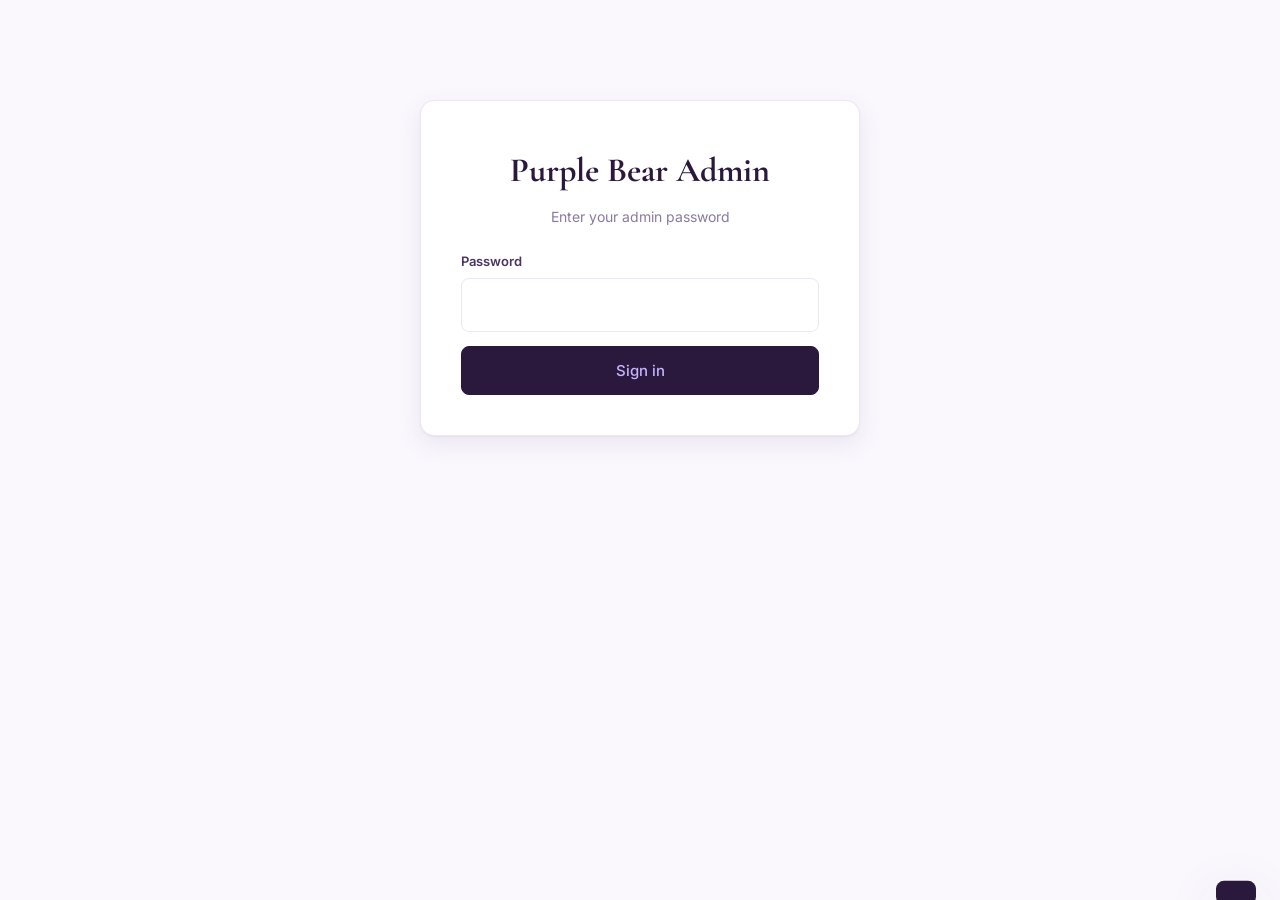
<file: admin.html>
<!DOCTYPE html>
<html lang="en">
<head>
<meta charset="UTF-8">
<meta name="viewport" content="width=device-width, initial-scale=1.0">
<meta name="robots" content="noindex, nofollow">
<title>Purple Bear · Admin</title>
<link rel="icon" type="image/jpeg" sizes="192x192" href="images/favicon-192.jpg">
<link rel="apple-touch-icon" sizes="180x180" href="images/logo.jpg">
<meta name="theme-color" content="#5b2a86">
<link rel="preconnect" href="https://fonts.googleapis.com">
<link href="https://fonts.googleapis.com/css2?family=Cormorant+Garamond:wght@500;600&family=Inter:wght@400;500;600;700&display=swap" rel="stylesheet">
<link rel="stylesheet" href="styles.css?v=20261008hero">
<script src="https://www.google.com/recaptcha/enterprise.js?render=6LeDBFwpAAAAAJe8ux9-imrqZ2ueRsEtdiWoDDpX" async defer></script>
</head>
<body style="background:var(--bg);">

<!-- LOGIN -->
<div id="loginScreen" class="login-wrap">
  <h1>Purple Bear Admin</h1>
  <p>Enter your admin password</p>
  <div class="field">
    <label>Password</label>
    <input id="loginPassword" type="password" autocomplete="current-password">
  </div>
  <button class="btn-admin primary" id="loginBtn" style="width:100%">Sign in</button>
  <p id="loginError" style="color:#b00020;font-size:13px;text-align:center;margin-top:12px;display:none;">Wrong password</p>
</div>

<!-- DASHBOARD -->
<div id="dashboard" class="admin-wrap" style="display:none;">

  <div class="admin-header">
    <h1>Purple Bear Admin</h1>
    <div class="admin-actions">
      <a class="btn-admin" href="index.html" target="_blank">View store →</a>
      <button class="btn-admin" id="staffAccessBtn" type="button">👤 Staff access</button>
      <button class="btn-admin" id="changePasswordBtn" type="button">🔑 Change password</button>
      <button class="btn-admin danger" id="logoutBtn">Logout</button>
    </div>
  </div>

  <!-- ====== IG BULK SYNC ====== -->
  <section class="ig-sync-banner" id="igSyncDash">
    <div class="ig-sync-banner-head">
      <div class="ig-sync-banner-icon" aria-hidden="true">
        <svg viewBox="0 0 24 24" width="28" height="28" fill="none" stroke="currentColor" stroke-width="2" stroke-linecap="round" stroke-linejoin="round">
          <rect x="2" y="2" width="20" height="20" rx="5" ry="5"></rect>
          <path d="M16 11.37A4 4 0 1 1 12.63 8 4 4 0 0 1 16 11.37z"></path>
          <line x1="17.5" y1="6.5" x2="17.51" y2="6.5"></line>
        </svg>
      </div>
      <div class="ig-sync-banner-text">
        <h2>&#9889; Add new stock from Instagram</h2>
        <p>Pulls fresh posts from <strong>@purple_bearke</strong>. AI filters out non-product posts and suggests a name, category and available sizes for each. You review and pick what goes live. Picks up exactly where the last sync stopped, never re-adds an item already in your catalog. <strong>Tap the button whenever you have posted new stock</strong> and it will pull what is new.</p>
      </div>
      <button class="ig-sync-cta" id="igSyncCheckBtn" type="button">
        <span>Check for new posts</span>
        <svg viewBox="0 0 24 24" width="18" height="18" fill="none" stroke="currentColor" stroke-width="2.5" stroke-linecap="round" stroke-linejoin="round" aria-hidden="true"><polyline points="23 4 23 10 17 10"></polyline><path d="M20.49 15a9 9 0 1 1-2.12-9.36L23 10"></path></svg>
      </button>
    </div>
    <div id="igSyncStatus" class="ig-sync-banner-status"></div>
    <div id="igSyncList" class="ig-sync-list"></div>
    <div class="admin-actions" id="igSyncCommitRow" style="display:none;margin-top:16px;">
      <button class="btn-admin primary" id="igSyncCommitBtn" type="button">Add selected items</button>
      <button class="btn-admin" id="igSyncCancelBtn" type="button">Cancel</button>
    </div>
  </section>

  <!-- ====== QUICK NAV ====== -->
  <nav class="admin-nav" id="adminNav">
    <a href="#igSyncDash" class="admin-nav-cta">⚡ Add stock from IG</a>
    <a href="#posDash" class="admin-nav-pos">🛒 Sell in store</a>
    <a href="#addForm">+ Add manually</a>
    <a href="#salesDash">Sales</a>
    <a href="#invDash">Inventory</a>
    <a href="#slowDash">Slow stock</a>
    <a href="#askedDash">Asked for</a>
    <a href="#photoDash">Photo check</a>
    <a href="#stockTakeDash">Stock taking</a>
    <a href="#broadcastDash">WhatsApp Marketing</a>
    <a href="#clientsDash" id="clientsNavLink">Clients <span class="admin-nav-count" id="navClientsCount"></span></a>
    <a href="#owedDash" id="owedNavLink">Owed <span class="admin-nav-count" id="navOwedCount"></span></a>
    <a href="#expensesDash">Expenses</a>
    <a href="#loyaltyDash">Loyalty <span class="admin-nav-count" id="navLoyaltyCount"></span></a>
    <a href="#insightsDash">Insights</a>
    <a href="#reportDash">Daily report</a>
    <a href="#allItems">All items <span class="admin-nav-count" id="navItemCount"></span></a>
  </nav>

  <!-- ====== POS — SELL IN STORE (counter checkout + receipts) ====== -->
  <section class="dash" id="posDash">
    <h2 class="dash-title">🛒 Sell in store</h2>
    <p class="pos-sub">Record a sale you made in person. Stock updates and it lands in your Sales totals automatically. Tap <strong>M-Pesa</strong> just to note how you were paid.</p>
    <p class="pos-multi-hint">🛍️ Buying more than one? Add the first shoe, tap <strong>➕ Add another item</strong> (same shoe in another size, or a different shoe), then take <strong>one payment</strong> for everything.</p>
    <div id="posTodaySplit" class="pos-today"></div>
    <div id="posTodayList" class="pos-today-list"></div>

    <div class="pos-card">
      <div class="field">
        <label>Find the item</label>
        <input id="posItemSearch" type="search" placeholder="Search by name…" autocomplete="off">
        <div id="posItemResults" class="pos-results" style="display:none;"></div>
      </div>
      <div id="posChosen" class="pos-chosen" style="display:none;"></div>

      <!-- Cart: several lines (same shoe different sizes, or different shoes) go into ONE sale -->
      <div id="posCartList" class="pos-cart" style="display:none;"></div>

      <!-- LINE editor — builds one cart line (item + size + qty + price) -->
      <div id="posSaleFields" style="display:none;">
        <div class="pos-row">
          <div class="field" id="posColorField" style="display:none;"><label>Colour</label><select id="posColor"></select></div>
          <div class="field"><label>Size</label><select id="posSize"></select></div>
          <div class="field pos-qty"><label>Qty</label><input id="posQty" type="number" min="1" value="1"></div>
          <div class="field"><label>Selling price (Ksh) <small style="font-weight:400;color:#999;">pre-filled from the catalog — edit if the customer bargained</small></label><input id="posPrice" type="number" min="0"></div>
        </div>
        <div class="field">
          <label>Discount (Ksh) <small style="font-weight:400;color:#999;">— optional. Money off this item, e.g. 200. Lowers the price, it is NOT a debt.</small></label>
          <input id="posDiscount" type="number" min="0" step="50" placeholder="0">
        </div>
        <div class="admin-actions">
          <button class="btn-admin" id="posAddLineBtn" type="button">➕ Add another item</button>
        </div>
      </div>

      <!-- SALE section — one payment + one customer + one receipt for the whole cart -->
      <div id="posSaleSection" style="display:none;">
        <div class="pos-section-head">Payment &amp; customer <small>applies to the whole sale</small></div>
        <div class="field">
          <label>Amount paid now (Ksh) <small style="font-weight:400;color:#999;">leave blank if paid in full</small></label>
          <div class="paid-row">
            <input id="posPaid" type="number" min="0" step="50" placeholder="Paid in full">
            <button type="button" class="btn-paid-none" id="posPaidNone">Not paid yet</button>
          </div>
          <p class="paid-hint" id="posPaidHint" style="display:none;"></p>
        </div>
        <div class="field" id="posRedeemBox" style="display:none;">
          <label>Use loyalty reward <small style="font-weight:400;color:#999;" id="posRedeemWho"></small></label>
          <input id="posRedeemPoints" type="number" min="0" step="1" placeholder="Points to use (leave blank for none)">
          <label id="posRedeemApplyRow" style="display:none;align-items:center;gap:8px;font-weight:400;margin:0;">
            <input type="checkbox" id="posRedeemApply" style="width:auto;margin:0;">
            <span id="posRedeemApplyText"></span>
          </label>
          <p class="paid-hint" id="posRedeemHint"></p>
        </div>
        <div class="field">
          <label>Sale date <small style="font-weight:400;color:#999;">change it if the items were taken earlier</small></label>
          <input id="posDate" type="date">
        </div>
        <div class="field">
          <label>Payment</label>
          <div class="pos-pay" id="posPay">
            <button type="button" class="pos-pay-btn" data-pay="cash">💵 Cash</button>
            <button type="button" class="pos-pay-btn active" data-pay="mpesa">📱 M-Pesa</button>
          </div>
        </div>
        <div class="field">
          <label>Customer details <small style="font-weight:400;color:#999;">optional, for a receipt and to save them to Clients</small></label>
          <div id="posCustomerFields" style="margin-top:4px;">
            <input id="posBuyerName" type="text" placeholder="Customer name (optional)">
            <input id="posBuyerPhone" type="tel" placeholder="Phone e.g. 0712345678 (optional)" style="margin-top:8px;">
          </div>
        </div>
        <div class="field">
          <label>Note <small style="font-weight:400;color:#999;">optional, e.g. promised to pay end of month, delivered to Westlands</small></label>
          <input id="posNotes" type="text" placeholder="Add a note about this sale">
        </div>
        <div class="admin-actions">
          <button class="btn-admin primary" id="posRecordBtn" type="button">Record sale</button>
          <button class="btn-admin" id="posCancelBtn" type="button">Clear</button>
        </div>
      </div>
    </div>

    <div id="posReceiptPanel" class="pos-receipt-panel" style="display:none;">
      <div class="pos-done">✓ Sale recorded</div>
      <div id="posReceiptSummary" class="pos-receipt-summary"></div>
      <div class="admin-actions">
        <a id="posWaReceiptBtn" class="btn-admin primary" target="_blank" rel="noopener" style="display:none;">Send WhatsApp receipt</a>
        <button id="posImgReceiptBtn" class="btn-admin" type="button">📄 Receipt image</button>
        <button id="posPrintReceiptBtn" class="btn-admin" type="button">Print receipt</button>
        <button id="posNewSaleBtn" class="btn-admin" type="button">New sale</button>
      </div>
    </div>
  </section>

  <!-- ====== SALES DASHBOARD ====== -->
  <section class="dash" id="salesDash">
    <h2 class="dash-title">Sales Overview</h2>
    <div class="kpi-grid" id="kpiGrid"></div>
    <div class="range-picker" style="margin:16px 0 4px;padding:14px 16px;background:var(--surface);border:1px solid var(--line);border-radius:12px;">
      <div style="display:flex;flex-wrap:wrap;gap:12px;align-items:flex-end;">
        <div class="field" style="margin:0;"><label style="font-size:12px;">From</label><input type="date" id="rangeFrom" style="max-width:180px;"></div>
        <div class="field" style="margin:0;"><label style="font-size:12px;">To</label><input type="date" id="rangeTo" style="max-width:180px;"></div>
        <button class="btn-admin" type="button" id="rangeTodayBtn" style="font-size:12px;padding:7px 12px;">Today</button>
        <button class="btn-admin" type="button" id="rangeYesterdayBtn" style="font-size:12px;padding:7px 12px;">Yesterday</button>
        <button class="btn-admin" type="button" id="rangeClearBtn" style="font-size:12px;padding:7px 12px;">Clear</button>
      </div>
      <p style="font-size:12px;color:var(--ink-faint);margin:8px 2px 0;">Pick one date to see everything sold that day, or a From and To for a longer period.</p>
      <div id="rangeResult" style="margin-top:12px;"></div>
    </div>
    <div class="dash-grid">
      <div class="dash-card">
        <h3>Top categories</h3>
        <div id="topCats" class="cat-bars"></div>
      </div>
      <div class="dash-card">
        <h3>Recent sales</h3>
        <div id="recentSales" class="recent-list"></div>
      </div>
    </div>
  </section>

  <!-- ====== INVENTORY DASHBOARD ====== -->
  <section class="dash" id="invDash">
    <h2 class="dash-title">Inventory Overview</h2>
    <div class="inv-kpi-grid" id="invKpiGrid"></div>
    <div class="section-divider">Stock levels <span id="invSortLabel">sorted low → high</span></div>
    <div class="inv-filter-bar filter-pills" id="invFilterBar"></div>
    <div class="inv-table-wrap">
      <table class="inv-table" id="invTable">
        <thead>
          <tr>
            <th style="width:50px"></th>
            <th>Item</th>
            <th>Category</th>
            <th>Price</th>
            <th>Stock by size</th>
            <th>Total</th>
            <th>Status</th>
            <th></th>
          </tr>
        </thead>
        <tbody id="invTableBody"></tbody>
      </table>
    </div>
    <button class="btn-admin" id="invShowMore" style="display:none;width:100%;margin-top:14px;"></button>
  </section>

  <!-- ====== SHOP EXTRAS (shop-extras.js): slow stock, asked for, photo check ====== -->
  <section class="dash" id="slowDash">
    <h2 class="dash-title">Slow stock</h2>
    <p style="font-size:13px;color:var(--ink-soft);margin:-8px 0 12px;">Items in stock that have not sold for a while, and how much money is sitting in them.</p>
    <div class="sx-form"><label for="slowDays" style="font-size:13px;">Not sold in</label>
      <select id="slowDays"><option value="30">30 days</option><option value="60" selected>60 days</option><option value="90">90 days</option></select></div>
    <div id="slowBody"></div>
  </section>

  <section class="dash" id="askedDash">
    <h2 class="dash-title">Asked for</h2>
    <p style="font-size:13px;color:var(--ink-soft);margin:-8px 0 12px;">When a customer asks for something you don't have, note it here. Over time it shows you what to buy next. Private, only you see this.</p>
    <div class="sx-form">
      <input id="askedItem" type="text" list="askedItemList" placeholder="Item or style they asked for" autocomplete="off">
        <input id="askedSize" class="sx-size" type="text" placeholder="Size (e.g. 28)" autocomplete="off">
      <button class="btn-admin primary" id="askedAddBtn" type="button">Log it</button>
    </div>
    <datalist id="askedItemList"></datalist>
    <div id="askedBody"></div>
  </section>

  <section class="dash" id="photoDash">
    <h2 class="dash-title">Photo check</h2>
    <p style="font-size:13px;color:var(--ink-soft);margin:-8px 0 12px;">Finds photos of items in stock that are too small or broken, worst first, so you know which to re-shoot. It downloads every photo, so use Wi-Fi if you can.</p>
    <button class="btn-admin" id="photoRunBtn" type="button">Check my photos</button>
    <div id="photoBody" style="margin-top:12px;"></div>
  </section>

  <!-- ====== STOCK TAKING (sections, picture, code, buying + selling price) ====== -->
  <section class="dash" id="stockTakeDash">
    <h2 class="dash-title">Stock taking</h2>
    <p style="font-size:13px;color:var(--ink-soft);margin:-8px 0 16px;">Everything you have, section by section. Picture, code, how many are left, what you paid and what you sell at. Buying prices are private, only you see this page.</p>
    <button class="btn-admin" id="stockExportBtn" type="button" style="margin:0 0 16px;">⬇ Download list (Excel)</button>
    <div id="stockTakeBody"></div>
  </section>

  <!-- ====== WHATSAPP BROADCAST ====== -->
  <section class="dash" id="broadcastDash">
    <!-- Collapsed by default — a broadcast is a periodic task, not something the
         owner needs open on every load. Mobile-safe (summary block + JS toggle). -->
    <details class="dash-collapse" id="broadcastCollapse">
    <summary class="dash-summary"><h2 class="dash-title">WhatsApp Marketing</h2></summary>
    <div style="background:#f6f0fb;border:1px solid #e3d3f0;border-left:4px solid #A338CC;border-radius:8px;padding:12px 14px;margin:0 0 16px;font-size:13px;line-height:1.55;color:#4a3460;">
      <strong style="display:block;color:#2a183d;margin-bottom:3px;">⏳ Why this sends one message at a time</strong>
      WhatsApp bans numbers that send lots of messages too fast. Going one buyer at a time, each with a personal message, is exactly what keeps your number safe. Take it steady, don't rush it, and never use bulk-blast apps. A calm pace protects your number and your business.
    </div>
    <p style="font-size:13.5px;color:var(--ink-soft);margin:-8px 0 16px;">Pick items, compose a message and send to past buyers. <strong>Manual mode for now</strong> — clicks open WhatsApp Web pre-filled with the message and the buyer's number. Connect WA Business API + GHL later to make this one-click.</p>

    <div class="set-form" style="background:#fff;">
      <div class="field">
        <label>Subject of the broadcast</label>
        <input id="broadcastSubject" type="text" placeholder="e.g. New linen drop · 4 colors just landed">
      </div>
      <div class="field">
        <label>Items to include in the message <small style="font-weight:400;color:#999;">(optional — search and tap to add)</small></label>
        <div id="broadcastSelectedItems" class="set-selected-items"></div>
        <input id="broadcastItemSearch" type="text" placeholder="Search items by name…" style="margin-top:8px;">
        <div id="broadcastItemPicker" class="set-item-picker"></div>
      </div>
      <div class="field">
        <label>Recipients <small style="font-weight:400;color:#999;">— past buyers from your sales history; deselect anyone you don't want to message</small></label>
        <div class="broadcast-filter-row" style="display:flex;gap:8px;align-items:center;flex-wrap:wrap;margin:0 0 10px;">
          <span style="font-size:12px;color:#999;">Target buyers who bought:</span>
          <select id="broadcastFilterCat" class="sort-select" style="font-size:13px;padding:7px 30px 7px 12px;"></select>
          <select id="broadcastFilterSize" class="sort-select" style="font-size:13px;padding:7px 30px 7px 12px;"></select>
          <span id="broadcastFilterMatch" style="font-size:12px;color:var(--ink-faint);"></span>
        </div>
        <div id="broadcastRecipients" class="broadcast-recipients"></div>
      </div>
      <div class="field">
        <label>Message preview</label>
        <textarea id="broadcastPreview" readonly style="min-height:120px;background:var(--surface);font-family:inherit;"></textarea>
      </div>
      <div class="admin-actions">
        <button class="btn-admin gold" id="broadcastStartBtn">Start sending →</button>
        <button class="btn-admin" id="broadcastCopyBtn">Copy message only</button>
      </div>
      <p id="broadcastStatus" style="font-size:13px;color:var(--ink-soft);margin-top:10px;"></p>
      <div id="broadcastStepper" class="broadcast-stepper" style="display:none;margin-top:12px;"></div>
    </div>
    </details>
  </section>

  <!-- ====== CLIENTS ====== -->
  <section class="dash" id="clientsDash">
    <h2 class="dash-title">Clients</h2>
    <p style="font-size:13px;color:var(--ink-soft);margin:-8px 0 16px;">Everyone who's bought from you, with what they bought and how to reach them. Save a buyer's name and phone when you record a sale, and they'll appear here so you can message them when new stock lands.</p>
    <div class="inv-kpi-grid" id="clientsKpiGrid"></div>
    <div class="clients-controls">
      <input type="search" id="clientsSearch" placeholder="Search by name or phone…" autocomplete="off">
      <select id="clientsSort" class="sort-select">
        <option value="recent">Most recent</option>
        <option value="spend">Highest spend</option>
        <option value="purchases">Most purchases</option>
      </select>
      <button class="btn-admin primary" id="clientsAddBtn" type="button">+ Add client</button>
    </div>
    <div id="clientsList" class="clients-list"></div>
  </section>

  <!-- ====== MONEY OWED — customers buying on credit / pay later ====== -->
  <section class="dash" id="owedDash">
    <h2 class="dash-title">Money owed</h2>
    <p style="font-size:13px;color:var(--ink-soft);margin:-8px 0 16px;">Customers who took items but haven't paid in full yet. When you record a sale and they pay less than the price, the rest shows up here so you can keep track and chase it. Record a payment whenever they pay you something.</p>
    <div class="inv-kpi-grid" id="owedKpiGrid"></div>
    <div class="clients-controls">
      <input type="search" id="owedSearch" placeholder="Search by name or phone…" autocomplete="off">
    </div>
    <div id="owedList" class="clients-list"></div>
  </section>

  <!-- ====== EXPENSES ====== -->
  <section class="dash" id="expensesDash">
    <details class="dash-collapse" id="expensesCollapse">
    <summary class="dash-summary"><h2 class="dash-title">Expenses</h2></summary>
    <p style="font-size:13px;color:var(--ink-soft);margin:-8px 0 16px;">Track what you spend running the shop — Instagram ads, packaging, transport. See your real profit after costs on the Sales dashboard. These figures are private and never shown on your store.</p>
    <div class="inv-kpi-grid" id="expKpiGrid"></div>
    <details id="expFormWrap" style="margin:16px 0;border:1px solid #ece6f5;border-radius:10px;background:#faf8fd;">
      <summary style="cursor:pointer;padding:12px 14px;font-weight:600;color:#2a183d;list-style:none;">+ Add an expense</summary>
      <div style="padding:0 14px 16px;">
        <div class="field"><label>What was it for?</label><input id="expLabel" type="text" placeholder="e.g. Instagram ads" autocomplete="off"></div>
        <div class="pos-row" style="display:flex;gap:12px;flex-wrap:wrap;">
          <div class="field" style="flex:1 1 140px;"><label>Amount (Ksh)</label><input id="expAmount" type="number" min="0" step="50" placeholder="0"></div>
          <div class="field" style="flex:1 1 160px;"><label>Category</label><select id="expCategory"></select><input id="expCategoryNew" type="text" placeholder="New category name" style="display:none;margin-top:6px;" autocomplete="off"></div>
        </div>
        <div class="field">
          <label>Type</label>
          <div class="pos-pay" id="expTypeToggle">
            <button type="button" class="pos-pay-btn active" data-exptype="oneoff">One-off</button>
            <button type="button" class="pos-pay-btn" data-exptype="recurring">Recurring</button>
          </div>
        </div>
        <div id="expOneoffFields">
          <div class="field"><label>Date</label><input id="expDate" type="date"></div>
        </div>
        <div id="expRecurringFields" style="display:none;">
          <div class="pos-row" style="display:flex;gap:12px;flex-wrap:wrap;">
            <div class="field" style="flex:1 1 140px;"><label>Every</label><select id="expCadence"><option value="daily">Day</option><option value="weekly">Week</option><option value="monthly">Month</option></select></div>
            <div class="field" style="flex:1 1 160px;"><label>Started on</label><input id="expStartDate" type="date"></div>
          </div>
          <label style="display:flex;align-items:center;gap:8px;font-size:13.5px;color:#4a4540;margin:2px 0 6px;"><input id="expActive" type="checkbox" checked style="width:auto;"> Still running (untick when you stop this spend)</label>
          <p style="font-size:12px;color:#8a857f;margin:0 0 6px;">Recurring spend is an estimate that grows automatically. For Instagram, where Meta deducts different amounts every few days, logging each actual deduction as a one-off is more exact.</p>
        </div>
        <div class="field"><label>Note (optional)</label><input id="expNote" type="text" placeholder="optional" autocomplete="off"></div>
        <div class="admin-actions">
          <button class="btn-admin primary" id="expSaveBtn" type="button">Save expense</button>
          <button class="btn-admin" id="expCancelBtn" type="button">Cancel</button>
        </div>
      </div>
    </details>
    <div id="expList" class="clients-list"></div>
    </details>
  </section>

  <!-- ====== LOYALTY PROGRAM (Shop Manager 5k) ====== -->
  <section class="dash" id="loyaltyDash">
    <h2 class="dash-title">Loyalty Program</h2>
    <p style="font-size:13.5px;color:var(--ink-soft);margin:-8px 0 16px;">Reward repeat buyers. Customers build up automatically from the name and phone you save when recording a sale, nothing extra to type. Every Ksh 100 spent earns 1 point, and their points show on the receipt you send them. Read a customer their points at the counter, or tap WhatsApp to nudge them. None of this shows on the public site.</p>
    <div class="set-form" style="background:#fff;margin-bottom:18px;">
      <div class="field" style="display:flex;align-items:center;gap:10px;">
        <input type="checkbox" id="loyaltyEnabled" style="width:auto;">
        <label for="loyaltyEnabled" style="margin:0;">Loyalty program active</label>
      </div>
      <div class="loyalty-config-grid">
        <div class="field">
          <label>Reward earned by</label>
          <select id="loyaltyMode">
            <option value="spend">Points, based on amount spent</option>
            <option value="stamps">Stamps, one per purchase</option>
          </select>
        </div>
        <div class="field">
          <label id="loyaltyThresholdLabel">Points needed for a reward</label>
          <input id="loyaltyThreshold" type="number" min="1" step="1" placeholder="50">
        </div>
        <div class="field" id="loyaltyPpkField">
          <label>Ksh a customer spends to earn 1 point</label>
          <input id="loyaltyKshPerPoint" type="number" min="1" step="10" placeholder="100">
          <small style="color:#999;">Put 100 to give 1 point for every Ksh 100 they spend. A smaller number gives points away faster.</small>
        </div>
        <div class="field">
          <label>Reward type</label>
          <select id="loyaltyRewardType">
            <option value="points">Points off the bill (flexible)</option>
            <option value="amount">Fixed amount off</option>
            <option value="percent">Percent off</option>
            <option value="item">Free item or free delivery</option>
          </select>
        </div>
        <div class="field" id="loyaltyRewardAmountField" style="display:none;">
          <label>Money off when they reach the reward (Ksh)</label>
          <input id="loyaltyRewardAmount" type="number" min="1" step="50" placeholder="500">
          <small style="color:#999;">Taken off the bill at the till, capped at what the bill comes to</small>
        </div>
        <div class="field" id="loyaltyRewardPercentField" style="display:none;">
          <label>Percent off the bill (%)</label>
          <input id="loyaltyRewardPercent" type="number" min="1" max="100" step="1" placeholder="10">
          <small style="color:#999;">10 means 10% off whatever they are buying that day</small>
        </div>
        <div class="field" id="loyaltyRedeemValueField">
          <label>1 point is worth (Ksh)</label>
          <input id="loyaltyRedeemValue" type="number" min="1" step="1" placeholder="10">
          <small style="color:#999;">Used when you take points off a bill at the till</small>
        </div>
        <div class="field">
          <label>How to describe the reward</label>
          <input id="loyaltyReward" type="text" placeholder="e.g. free delivery or Ksh 500 off your next pair">
          <small style="color:#999;">The wording customers see on receipts and WhatsApp messages</small>
        </div>
      </div>
      <p id="loyaltySummary" class="loyalty-summary"></p>
      <div class="admin-actions">
        <button class="btn-admin gold" id="loyaltySaveBtn">Save loyalty settings</button>
      </div>
    </div>
    <div class="inv-kpi-grid" id="loyaltyKpiGrid"></div>
    <div class="field" style="margin-top:18px;">
      <label>Customers <small style="font-weight:400;color:#999;">search by name or phone</small></label>
      <input id="loyaltySearch" type="text" placeholder="Search customers…">
    </div>
    <div class="admin-actions" style="margin:10px 0;">
      <button class="btn-admin gold" id="loyaltyMsgReadyBtn">Message everyone with a reward ready →</button>
    </div>
    <div class="loyalty-list" id="loyaltyList"></div>
  </section>

  <!-- ====== INSIGHTS (per-browser) ====== -->
  <section class="dash" id="insightsDash">
    <h2 class="dash-title">Insights <small style="font-family:var(--sans);font-size:11px;font-weight:500;letter-spacing:0.08em;color:var(--ink-faint);text-transform:uppercase;margin-left:6px;">Whole shop · all visitors</small></h2>
    <p style="font-size:13px;color:var(--ink-soft);margin:-8px 0 16px;">What shoppers are doing on your store, added up across everyone who visits, on any phone or computer. The numbers update a few seconds after someone views an item, saves it, asks about it, or searches.</p>
    <div class="inv-kpi-grid" id="insightsKpiGrid"></div>
    <div class="dash-grid" style="margin-top:18px;">
      <div class="dash-card">
        <h3>Most viewed</h3>
        <div id="insightsTopViews" class="recent-list"></div>
      </div>
      <div class="dash-card">
        <h3>Most enquired about</h3>
        <div id="insightsTopEnquiries" class="recent-list"></div>
      </div>
    </div>
    <div class="dash-card" style="margin-top:14px;">
      <h3>Searches with no results <small style="font-family:var(--sans);font-size:11px;font-weight:500;color:var(--ink-faint);margin-left:6px;">— stock to consider adding</small></h3>
      <div id="insightsSearchGaps"></div>
    </div>
    <button class="btn-admin" id="insightsResetBtn" style="margin-top:14px;font-size:12px;">Reset insights</button>
  </section>

  <!-- ====== DAILY REPORT ====== -->
  <section class="dash" id="reportDash">
    <h2 class="dash-title">Daily report <small style="font-family:var(--sans);font-size:11px;font-weight:500;letter-spacing:0.08em;color:var(--ink-faint);text-transform:uppercase;margin-left:6px;">WhatsApp · every evening</small></h2>
    <p style="font-size:13px;color:var(--ink-soft);margin:-8px 0 16px;">Get a short WhatsApp every night at 8pm with the day's takings, the cash and M-Pesa split, your top sellers, low stock, and what people searched for but couldn't find. Put your WhatsApp number, switch it on, and send yourself a test to see it.</p>
    <div style="display:flex;flex-direction:column;gap:12px;max-width:420px;">
      <label style="font-size:13px;font-weight:600;">Your WhatsApp number
        <input type="tel" id="reportPhone" placeholder="0712 345 678" style="width:100%;margin-top:6px;padding:11px 13px;border:1px solid var(--line);border-radius:10px;font-size:15px;">
      </label>
      <label style="display:flex;align-items:center;gap:9px;font-size:14px;font-weight:600;cursor:pointer;">
        <input type="checkbox" id="reportEnabled" style="width:18px;height:18px;"> Send me the report every evening
      </label>
      <div style="display:flex;gap:10px;flex-wrap:wrap;">
        <button class="btn-admin" id="reportSaveBtn">Save</button>
        <button class="btn-admin" id="reportTestBtn" style="background:#25d366;color:#fff;">Send me a test now</button>
      </div>
      <div id="reportStatus" style="font-size:13px;color:var(--ink-soft);min-height:18px;"></div>
    </div>
  </section>

  <!-- ====== ADD / EDIT ITEM ====== -->
  <div class="admin-form" id="addForm">
    <h2 id="formTitle">Add a new item</h2>
    <input type="hidden" id="editingId">

    <!-- IG quick-add — fastest path -->
    <div class="ig-quick-add" id="igQuickPanel">
      <div class="ig-quick-head">
        <span class="ig-quick-badge">⚡ FASTEST WAY</span>
        <h3 class="ig-quick-title">Quick-add from Instagram</h3>
      </div>
      <p class="ig-quick-desc">Paste any IG post or reel URL — we'll auto-fill the image, description and IG link. You just review and set price + stock.</p>
      <div class="ig-quick-row">
        <input id="igQuickInput" type="url" placeholder="https://www.instagram.com/p/...">
        <button class="btn-admin primary" id="igQuickBtn" type="button">Fetch from IG →</button>
      </div>
      <p id="igQuickStatus" class="ig-quick-status"></p>
    </div>

    <!-- Manual entry collapses by default — IG quick-add above is the primary
         path. Visible gold-pill toggle; mobile-safe (summary block + JS toggle). -->
    <details class="manual-entry" id="manualEntry">
    <summary class="manual-entry-divider" id="manualEntryDivider">
      <span class="me-row"><span class="me-pill"><svg class="me-plus" viewBox="0 0 24 24" width="15" height="15" fill="none" stroke="currentColor" stroke-width="2.4" stroke-linecap="round" aria-hidden="true"><line x1="12" y1="5" x2="12" y2="19"/><line x1="5" y1="12" x2="19" y2="12"/></svg>Add an item manually</span></span>
    </summary>

    <div class="field">
      <label>Main image</label>
      <input id="imageInput" type="file" accept="image/*">
      <div id="imagePreview" style="margin-top:10px;"></div>
      <p style="font-size:12px;color:#999;margin-top:6px;">Square crop recommended · ~1080×1080.</p>
    </div>

    <div class="field">
      <label>Additional images <small style="font-weight:400;color:#999;">— optional, up to 8. Buyers will swipe through them on the card.</small></label>
      <input id="extraImagesInput" type="file" accept="image/*" multiple>
      <div id="extraImagesPreview" class="extra-imgs-preview"></div>
    </div>

    <div class="field-row">
      <div class="field">
        <label>Item name</label>
        <input id="nameInput" type="text" placeholder="e.g. Slim-Fit White Polo Shirt" required>
      </div>
      <div class="field">
        <label>Category</label>
        <select id="categoryInput">
          <option value="">— Select category —</option>
          <optgroup label="Kids' Shoes">
            <option value="Sneakers">Sneakers</option>
            <option value="Sandals">Sandals</option>
            <option value="School Shoes">School Shoes</option>
            <option value="Doll Shoes">Doll Shoes</option>
            <option value="Boots">Boots</option>
            <option value="Crocs">Crocs</option>
            <option value="Slides">Slides</option>
            <option value="Loafers">Loafers</option>
          </optgroup>
          <optgroup label="Kids' Clothes">
            <option value="Dresses">Dresses</option>
            <option value="Tops &amp; T-Shirts">Tops &amp; T-Shirts</option>
            <option value="Trousers &amp; Shorts">Trousers &amp; Shorts</option>
            <option value="Sets &amp; Outfits">Sets &amp; Outfits</option>
            <option value="Jackets &amp; Sweaters">Jackets &amp; Sweaters</option>
          </optgroup>
          <option value="__new__">+ Add new category…</option>
        </select>
        <input id="categoryNewInput" type="text" placeholder="Type the new category name" style="display:none;margin-top:8px;" />
      </div>
      <div class="field">
        <label>For</label>
        <select id="genderInput">
          <option value="unisex">Boys &amp; Girls (Unisex)</option>
          <option value="boy">Boys</option>
          <option value="girl">Girls</option>
        </select>
      </div>
    </div>

    <div class="field">
      <label>Colours <small style="font-weight:400;color:#999;">— optional. Separate with commas, e.g. Black, White, Pink. Shoppers pick one when they enquire.</small></label>
      <input id="colorsInput" type="text" placeholder="e.g. Black, White, Pink" autocomplete="off">
    </div>

    <div class="field">
      <label>Description</label>
      <textarea id="descInput" placeholder="Tap 'Suggest' or write your own..."></textarea>
      <button class="btn-admin" id="aiBtn" type="button" style="margin-top:8px;">✨ Suggest description</button>
    </div>

    <div class="field">
      <label>Price (Ksh) <small style="font-weight:400;color:#999;">— optional. Leave blank and the site shows "Price on request".</small></label>
      <input id="priceInput" type="number" min="0" step="50" placeholder="Leave blank for Price on request">
    </div>

    <div class="field">
      <label>Sale price (Ksh) <small style="font-weight:400;color:#999;">— optional. Leave blank for no sale. Must be below the price; the original shows struck-through with a red SALE tag.</small></label>
      <input id="itemSalePriceInput" type="number" min="0" step="50" placeholder="e.g. 4500">
    </div>

    <div class="field">
      <label>Product code <small style="font-weight:400;color:#999;">- optional. Your own code for stock taking, e.g. PB-001. Never shown to buyers.</small></label>
      <input id="codeInput" type="text" placeholder="e.g. PB-001" autocomplete="off">
    </div>

    <div class="field" id="costField">
      <label>Buying price (Ksh) <small style="font-weight:400;color:#999;">(optional) — what you paid per unit. Never shown to buyers, just for your profit tracking.</small></label>
      <input id="costInput" type="number" min="0" step="50" placeholder="e.g. 2000">
    </div>

    <!-- STOCK ENTRY (flat — for single-colour items; hidden when the item has colours) -->
    <div class="field" id="flatStockSection">
      <p class="color-stock-nudge" style="font-size:12px;color:#6b5b00;background:#fff7d6;border:1px solid #f0e2a0;border-radius:8px;padding:8px 10px;margin:0 0 12px;">Comes in more than one colour? Type the colours in the <strong>Colours</strong> field above, and a colour-by-size grid opens here so you can count stock for each colour.</p>
      <label>Stock <small style="font-weight:400;color:#999;">— open a size chart below and enter quantity per EU size. Use "One size" only for a pair with no sizing.</small></label>

      <div class="stock-entry-group">
        <label class="group-label">One size / no sizing</label>
        <div class="stock-entry-row">
          <div class="stock-entry-item" style="align-items:flex-start;">
            <span class="size-lbl">Qty</span>
            <input type="text" inputmode="numeric" pattern="[0-9]*" data-size="One Size" class="stock-qty" style="width:120px;" placeholder="e.g. 10">
          </div>
        </div>
      </div>

      <p class="stock-hint">Most kids' shoes come in sizes — open a chart below and fill in quantities. Use <strong>One size</strong> only if this pair has no sizing.</p>

      <details class="stock-details" data-stock-group>
        <summary class="stock-summary">Baby &amp; toddler <small>(EU 16-27)</small><span class="stock-summary-count"></span></summary>
        <div class="stock-entry-row" id="stockBaby">
          <div class="stock-entry-item"><span class="size-lbl">16</span><input type="text" inputmode="numeric" pattern="[0-9]*" data-size="16" class="stock-qty"></div>
          <div class="stock-entry-item"><span class="size-lbl">17</span><input type="text" inputmode="numeric" pattern="[0-9]*" data-size="17" class="stock-qty"></div>
          <div class="stock-entry-item"><span class="size-lbl">18</span><input type="text" inputmode="numeric" pattern="[0-9]*" data-size="18" class="stock-qty"></div>
          <div class="stock-entry-item"><span class="size-lbl">19</span><input type="text" inputmode="numeric" pattern="[0-9]*" data-size="19" class="stock-qty"></div>
          <div class="stock-entry-item"><span class="size-lbl">20</span><input type="text" inputmode="numeric" pattern="[0-9]*" data-size="20" class="stock-qty"></div>
          <div class="stock-entry-item"><span class="size-lbl">21</span><input type="text" inputmode="numeric" pattern="[0-9]*" data-size="21" class="stock-qty"></div>
          <div class="stock-entry-item"><span class="size-lbl">22</span><input type="text" inputmode="numeric" pattern="[0-9]*" data-size="22" class="stock-qty"></div>
          <div class="stock-entry-item"><span class="size-lbl">23</span><input type="text" inputmode="numeric" pattern="[0-9]*" data-size="23" class="stock-qty"></div>
          <div class="stock-entry-item"><span class="size-lbl">24</span><input type="text" inputmode="numeric" pattern="[0-9]*" data-size="24" class="stock-qty"></div>
          <div class="stock-entry-item"><span class="size-lbl">25</span><input type="text" inputmode="numeric" pattern="[0-9]*" data-size="25" class="stock-qty"></div>
          <div class="stock-entry-item"><span class="size-lbl">26</span><input type="text" inputmode="numeric" pattern="[0-9]*" data-size="26" class="stock-qty"></div>
          <div class="stock-entry-item"><span class="size-lbl">27</span><input type="text" inputmode="numeric" pattern="[0-9]*" data-size="27" class="stock-qty"></div>
        </div>
      </details>

      <details class="stock-details" data-stock-group>
        <summary class="stock-summary">Kids &amp; youth <small>(EU 28-39)</small><span class="stock-summary-count"></span></summary>
        <div class="stock-entry-row" id="stockKids">
          <div class="stock-entry-item"><span class="size-lbl">28</span><input type="text" inputmode="numeric" pattern="[0-9]*" data-size="28" class="stock-qty"></div>
          <div class="stock-entry-item"><span class="size-lbl">29</span><input type="text" inputmode="numeric" pattern="[0-9]*" data-size="29" class="stock-qty"></div>
          <div class="stock-entry-item"><span class="size-lbl">30</span><input type="text" inputmode="numeric" pattern="[0-9]*" data-size="30" class="stock-qty"></div>
          <div class="stock-entry-item"><span class="size-lbl">31</span><input type="text" inputmode="numeric" pattern="[0-9]*" data-size="31" class="stock-qty"></div>
          <div class="stock-entry-item"><span class="size-lbl">32</span><input type="text" inputmode="numeric" pattern="[0-9]*" data-size="32" class="stock-qty"></div>
          <div class="stock-entry-item"><span class="size-lbl">33</span><input type="text" inputmode="numeric" pattern="[0-9]*" data-size="33" class="stock-qty"></div>
          <div class="stock-entry-item"><span class="size-lbl">34</span><input type="text" inputmode="numeric" pattern="[0-9]*" data-size="34" class="stock-qty"></div>
          <div class="stock-entry-item"><span class="size-lbl">35</span><input type="text" inputmode="numeric" pattern="[0-9]*" data-size="35" class="stock-qty"></div>
          <div class="stock-entry-item"><span class="size-lbl">36</span><input type="text" inputmode="numeric" pattern="[0-9]*" data-size="36" class="stock-qty"></div>
          <div class="stock-entry-item"><span class="size-lbl">37</span><input type="text" inputmode="numeric" pattern="[0-9]*" data-size="37" class="stock-qty"></div>
          <div class="stock-entry-item"><span class="size-lbl">38</span><input type="text" inputmode="numeric" pattern="[0-9]*" data-size="38" class="stock-qty"></div>
          <div class="stock-entry-item"><span class="size-lbl">39</span><input type="text" inputmode="numeric" pattern="[0-9]*" data-size="39" class="stock-qty"></div>
        </div>
      </details>

      <details class="stock-details" data-stock-group>
        <summary class="stock-summary">Kids' clothes <small>(by age)</small><span class="stock-summary-count"></span></summary>
        <div class="stock-entry-row" id="stockClothes">
          <div class="stock-entry-item"><span class="size-lbl">0-3m</span><input type="text" inputmode="numeric" pattern="[0-9]*" data-size="0-3m" class="stock-qty"></div>
          <div class="stock-entry-item"><span class="size-lbl">3-6m</span><input type="text" inputmode="numeric" pattern="[0-9]*" data-size="3-6m" class="stock-qty"></div>
          <div class="stock-entry-item"><span class="size-lbl">6-12m</span><input type="text" inputmode="numeric" pattern="[0-9]*" data-size="6-12m" class="stock-qty"></div>
          <div class="stock-entry-item"><span class="size-lbl">1-2y</span><input type="text" inputmode="numeric" pattern="[0-9]*" data-size="1-2y" class="stock-qty"></div>
          <div class="stock-entry-item"><span class="size-lbl">2-3y</span><input type="text" inputmode="numeric" pattern="[0-9]*" data-size="2-3y" class="stock-qty"></div>
          <div class="stock-entry-item"><span class="size-lbl">3-4y</span><input type="text" inputmode="numeric" pattern="[0-9]*" data-size="3-4y" class="stock-qty"></div>
          <div class="stock-entry-item"><span class="size-lbl">4-5y</span><input type="text" inputmode="numeric" pattern="[0-9]*" data-size="4-5y" class="stock-qty"></div>
          <div class="stock-entry-item"><span class="size-lbl">5-6y</span><input type="text" inputmode="numeric" pattern="[0-9]*" data-size="5-6y" class="stock-qty"></div>
          <div class="stock-entry-item"><span class="size-lbl">7-8y</span><input type="text" inputmode="numeric" pattern="[0-9]*" data-size="7-8y" class="stock-qty"></div>
          <div class="stock-entry-item"><span class="size-lbl">9-10y</span><input type="text" inputmode="numeric" pattern="[0-9]*" data-size="9-10y" class="stock-qty"></div>
          <div class="stock-entry-item"><span class="size-lbl">11-12y</span><input type="text" inputmode="numeric" pattern="[0-9]*" data-size="11-12y" class="stock-qty"></div>
          <div class="stock-entry-item"><span class="size-lbl">13-14y</span><input type="text" inputmode="numeric" pattern="[0-9]*" data-size="13-14y" class="stock-qty"></div>
        </div>
      </details>

      <details class="stock-details" data-stock-group>
        <summary class="stock-summary">Custom size <small>— Free Size, half sizes, anything else</small><span class="stock-summary-count"></span></summary>
        <div class="custom-size-rows" id="customSizeRows"></div>
        <button class="btn-admin" id="addCustomSizeBtn" type="button" style="font-size:12px;padding:6px 12px;margin-top:6px;">+ Add custom size</button>
      </details>
    </div>

    <!-- STOCK PER COLOUR & SIZE — shown only when the item has colours. -->
    <div class="field" id="colorStockPanel" style="display:none;">
      <label>Stock per colour &amp; size <small style="font-weight:400;color:#999;">— this item has colours, so set how many of each size you have in each colour. Selling deducts the exact colour and size.</small></label>
      <div class="cstk-sizes">
        <span class="cstk-sizes-lbl">Sizes it comes in:</span>
        <input id="cstkSizesInput" type="text" placeholder="e.g. 22 23 24 25" autocomplete="off">
        <button class="btn-admin" id="cstkBuildBtn" type="button">Build grid</button>
      </div>
      <p class="stock-hint">Type the sizes with a space or comma between them, tap <strong>Build grid</strong>, then fill the quantity for each colour and size. Leave blank or 0 for ones you don't have.</p>
      <div id="cstkGrid" class="cstk-grid-wrap"></div>
    </div>

    <div class="admin-actions">
      <button class="btn-admin primary" id="saveBtn">Save item</button>
      <button class="btn-admin" id="cancelBtn" style="display:none;">Cancel edit</button>
    </div>
    </details>
  </div>

  <!-- ====== ITEM LIST ====== -->
  <div id="allItemsSection">
  <div class="section-divider" id="allItems">
    All items <span id="bagCount">0</span>
    <button class="btn-admin" style="margin-left:auto;font-size:12px;padding:6px 12px;" onclick="bulkSelectAll()">Select all</button>
  </div>
  <p style="margin:8px 2px 2px;font-size:12.5px;color:var(--ink-soft,#777);line-height:1.45;">💡 Selling several items to one customer? Tick the box on each one, then tap <strong>🛒 Sell to one customer</strong> at the bottom.</p>

  <!-- Search bar — find specific items fast instead of scrolling -->
  <div class="admin-list-search">
    <svg viewBox="0 0 24 24" width="18" height="18" fill="none" stroke="currentColor" stroke-width="2" stroke-linecap="round" stroke-linejoin="round" aria-hidden="true"><circle cx="11" cy="11" r="8"/><line x1="21" y1="21" x2="16.65" y2="16.65"/></svg>
    <input id="adminItemSearch" type="search" placeholder="Search items by name, category…" autocomplete="off">
    <span id="adminItemSearchCount"></span>
  </div>

  <div class="bulk-bar" id="bulkActions" style="display:none;">
    <span><strong id="bulkCount">0</strong> selected</span>
    <button class="btn-admin gold" onclick="bulkSell()">🛒 Sell to one customer →</button>
    <button class="btn-admin" onclick="bulkSetCategory()">Set category</button>
    <button class="btn-admin" onclick="bulkPutOnSale()">Put on sale</button>
    <button class="btn-admin" onclick="bulkRemoveSale()">Remove sale</button>
    <button class="btn-admin boost-ctrl" onclick="bulkBoost()" title="Pins the selected items above everything else for 7 days, then the shop goes back to newest first.">⬆ Boost to top <small style="font-weight:400;opacity:.75;">(7 days)</small></button>
    <button class="btn-admin boost-ctrl" onclick="bulkRemoveBoost()">Remove boost</button>
    <button class="btn-admin danger" onclick="bulkDelete()">Delete</button>
    <button class="btn-admin" onclick="bulkClear()">Clear</button>
  </div>
  <div class="admin-list" id="adminList"></div>
  </div><!-- /allItemsSection -->


</div><!-- /dashboard -->

<div class="toast" id="toast"></div>

<!-- Printable POS receipt (hidden on screen, shown only when printing) -->
<div id="posReceiptPrint" aria-hidden="true"></div>

<!-- SALE MODAL -->
<div id="saleModal" class="modal" style="display:none;">
  <div class="modal-card">
    <h3 id="saleModalTitle">Record a sale</h3>
    <p class="sub">Reduce stock and optionally save buyer details for remarketing.</p>

    <div class="field" id="saleColorField" style="display:none;">
      <label>Colour</label>
      <select id="saleColorInput"></select>
    </div>
    <div class="field">
      <label>Size sold</label>
      <select id="saleSizeInput"></select>
    </div>
    <div class="field-row">
      <div class="field">
        <label>Quantity</label>
        <input id="saleQtyInput" type="number" min="1" value="1">
      </div>
      <div class="field">
        <label>Selling price (Ksh) <small style="font-weight:400;color:#999;">pre-filled from the catalog — edit if the customer bargained</small></label>
        <input id="salePriceInput" type="number" min="0" step="50">
      </div>
    </div>

    <div class="field">
      <label>Discount (Ksh) <small style="font-weight:400;color:#999;">— optional. Money off this sale, e.g. 200. Lowers the price, it is NOT a debt.</small></label>
      <input id="saleDiscountInput" type="number" min="0" step="50" placeholder="0">
    </div>

    <div class="field">
      <label>Sale date <small style="font-weight:400;color:#999;">change it if the item was taken earlier</small></label>
      <input id="saleDateInput" type="date">
    </div>

    <div class="field">
      <label>Amount paid now (Ksh) <small style="font-weight:400;color:#999;">leave blank if paid in full</small></label>
      <div class="paid-row">
        <input id="salePaidInput" type="number" min="0" step="50" placeholder="Paid in full">
        <button type="button" class="btn-paid-none" id="salePaidNone">Not paid yet</button>
      </div>
      <p class="paid-hint" id="salePaidHint" style="display:none;"></p>
    </div>

    <div class="field">
      <label>Payment</label>
      <div class="pos-pay" id="saleModalPay">
        <button type="button" class="pos-pay-btn" data-pay="cash">💵 Cash</button>
        <button type="button" class="pos-pay-btn active" data-pay="mpesa">📱 M-Pesa</button>
      </div>
    </div>

    <div class="field">
      <label>Buyer name <small style="font-weight:400;color:#999;">optional</small></label>
      <input id="buyerName" type="text" placeholder="e.g. Brian Kamau">
    </div>
    <div class="field">
      <label>Buyer phone <small style="font-weight:400;color:#999;">optional</small></label>
      <input id="buyerPhone" type="tel" placeholder="254712345678">
    </div>
    <div class="field">
      <label>Notes <small style="font-weight:400;color:#999;">optional</small></label>
      <input id="buyerNotes" type="text" placeholder="Delivery address, payment method...">
    </div>

    <div class="admin-actions" style="margin-top:18px;">
      <button class="btn-admin gold" id="saleSaveBtn">Record sale</button>
      <button class="btn-admin" id="saleSkipBtn">Skip buyer &amp; mark sold</button>
      <button class="btn-admin danger" id="saleCancelBtn">Cancel</button>
    </div>
  </div>
</div>

<!-- BULK SELL MODAL — sell several items to one customer, details typed once -->
<div id="bulkSellModal" class="modal" style="display:none;">
  <div class="modal-card">
    <h3 id="bulkSellTitle">Sell items to one customer</h3>
    <p class="sub">All the selected items get marked sold to the same customer. Enter their details once. Each sells at qty 1 at its catalogue price — pick the size where there's more than one.</p>
    <div class="field">
      <label>Items in this sale <small style="font-weight:400;color:#999;">out-of-stock items are skipped</small></label>
      <div id="bulkSellRows" class="bulksell-rows"></div>
      <p id="bulkSellTotal" style="font-weight:700;margin-top:8px;"></p>
    </div>
    <div class="field">
      <label>Existing customer <small style="font-weight:400;color:#999;">search a saved customer, or just type a new one below</small></label>
      <input id="bulkSellCustSearch" type="search" placeholder="Search saved customers by name or phone…" autocomplete="off">
      <div id="bulkSellCustResults" class="client-item-results" style="display:none;"></div>
    </div>
    <div class="field"><label>Buyer name <small style="font-weight:400;color:#999;">optional</small></label><input id="bulkSellName" type="text" placeholder="e.g. Brian Kamau"></div>
    <div class="field"><label>Buyer phone <small style="font-weight:400;color:#999;">optional</small></label><input id="bulkSellPhone" type="tel" placeholder="254712345678"></div>
    <div class="field"><label>Notes <small style="font-weight:400;color:#999;">optional</small></label><input id="bulkSellNotes" type="text" placeholder="Delivery address, etc."></div>
    <div class="field">
      <label>Payment</label>
      <div class="pos-pay" id="bulkSellPay">
        <button type="button" class="pos-pay-btn" data-pay="cash">💵 Cash</button>
        <button type="button" class="pos-pay-btn active" data-pay="mpesa">📱 M-Pesa</button>
      </div>
    </div>
    <div class="field">
      <label>Amount paid now (Ksh) <small style="font-weight:400;color:#999;">for the whole lot — leave blank if paid in full</small></label>
      <div class="paid-row">
        <input id="bulkSellPaid" type="number" min="0" step="50" placeholder="Paid in full">
        <button type="button" class="btn-paid-none" id="bulkSellPaidNone">Not paid yet</button>
      </div>
      <p class="paid-hint" id="bulkSellPaidHint" style="display:none;"></p>
    </div>
    <div class="admin-actions" style="margin-top:18px;">
      <button class="btn-admin primary" id="bulkSellSaveBtn">Sell &amp; save buyer</button>
      <button class="btn-admin" id="bulkSellSkipBtn">Skip details — just sell</button>
      <button class="btn-admin" id="bulkSellCancelBtn">Cancel</button>
    </div>
  </div>
</div>

<!-- RESTOCK MODAL -->
<div id="restockModal" class="modal" style="display:none;">
  <div class="modal-card">
    <h3 id="restockModalTitle">Restock item</h3>
    <p class="sub">Add units to existing stock.</p>
    <div class="field" id="restockColorField" style="display:none;">
      <label>Colour</label>
      <select id="restockColorInput"></select>
    </div>
    <div class="field">
      <label>Size</label>
      <select id="restockSizeInput"></select>
    </div>
    <div class="field">
      <label>Units to add</label>
      <input id="restockQtyInput" type="number" min="1" value="1">
    </div>
    <div class="admin-actions" style="margin-top:18px;">
      <button class="btn-admin primary" id="restockSaveBtn">Add stock</button>
      <button class="btn-admin danger" id="restockCancelBtn">Cancel</button>
    </div>
  </div>
</div>

<!-- EDIT SALE MODAL -->
<div id="editSaleModal" class="modal" style="display:none;">
  <div class="modal-card">
    <h3 id="editSaleTitle">Edit sale</h3>
    <p class="sub">Adjust this sale. Stock is corrected automatically.</p>
    <div class="field-row">
      <div class="field">
        <label>Size</label>
        <input id="editSaleSize" type="text">
      </div>
      <div class="field">
        <label>Quantity</label>
        <input id="editSaleQty" type="number" min="1" value="1">
      </div>
    </div>
    <div class="field">
      <label>Sale price (Ksh)</label>
      <input id="editSalePrice" type="number" min="0" step="50">
    </div>
    <div class="field">
      <label>Sale date</label>
      <input id="editSaleDate" type="date">
    </div>
    <div class="field">
      <label>Buyer name <small style="font-weight:400;color:#999;">optional</small></label>
      <input id="editBuyerName" type="text">
    </div>
    <div class="field">
      <label>Buyer phone <small style="font-weight:400;color:#999;">optional</small></label>
      <input id="editBuyerPhone" type="tel">
    </div>
    <div class="field">
      <label>Notes <small style="font-weight:400;color:#999;">optional</small></label>
      <input id="editBuyerNotes" type="text">
    </div>
    <div class="admin-actions" style="margin-top:18px;">
      <button class="btn-admin gold" id="editSaleSaveBtn">Save changes</button>
      <button class="btn-admin danger" id="editSaleCancelBtn">Cancel</button>
    </div>
  </div>
</div>

<!-- RECORD PAYMENT MODAL (pay down a customer's balance) -->
<div id="payDebtModal" class="modal" style="display:none;">
  <div class="modal-card">
    <h3>Record a payment</h3>
    <p class="sub"><strong id="payDebtName"></strong> owes <strong id="payDebtOwed"></strong>. Enter how much they've just paid you.</p>
    <div class="field">
      <label>Amount paid (Ksh)</label>
      <input id="payDebtAmount" type="number" min="0" step="50">
    </div>
    <div class="field">
      <label>Paid by</label>
      <div class="pos-pay" id="payDebtPay">
        <button type="button" class="pos-pay-btn" data-pay="cash">💵 Cash</button>
        <button type="button" class="pos-pay-btn active" data-pay="mpesa">📱 M-Pesa</button>
      </div>
    </div>
    <div class="admin-actions" style="margin-top:18px;">
      <button class="btn-admin gold" id="payDebtSaveBtn">Record payment</button>
      <button class="btn-admin" id="payDebtCancelBtn">Cancel</button>
    </div>
  </div>
</div>

<!-- CATEGORY MODAL (replaces native prompt() — suppressed in in-app webviews) -->
<div id="categoryModal" class="modal" style="display:none;">
  <div class="modal-card">
    <h3>Set category</h3>
    <p class="sub">Move the selected items to this category.</p>
    <div class="field">
      <label>Category</label>
      <select id="categoryModalSelect"></select>
    </div>
    <div class="field" id="categoryModalNewWrap" style="display:none;">
      <label>New category name</label>
      <input id="categoryModalNew" type="text" placeholder="e.g. Blazers">
    </div>
    <div class="admin-actions" style="margin-top:18px;">
      <button class="btn-admin gold" id="categoryModalOk">Apply</button>
      <button class="btn-admin" id="categoryModalCancel">Cancel</button>
    </div>
  </div>
</div>

<!-- CONFIRM MODAL (replaces native confirm() — suppressed in in-app webviews) -->
<div id="confirmModal" class="modal" style="display:none;">
  <div class="modal-card">
    <h3 id="confirmModalTitle">Are you sure?</h3>
    <p class="sub" id="confirmModalMsg"></p>
    <div class="admin-actions" style="margin-top:18px;">
      <button class="btn-admin danger" id="confirmModalOk">Delete</button>
      <button class="btn-admin" id="confirmModalCancel">Cancel</button>
    </div>
  </div>
</div>

<!-- BULK SALE MODAL -->
<div id="bulkSaleModal" class="modal" style="display:none;">
  <div class="modal-card">
    <h3>Put selected items on sale</h3>
    <p class="sub">Applies to <strong id="bulkSaleCount">0</strong> selected item(s). The original price shows struck-through on the website with a red SALE tag.</p>
    <div class="field">
      <label>Discount type</label>
      <div class="bulk-sale-toggle" style="display:flex;gap:8px;margin-top:4px;">
        <button type="button" class="btn-admin sale-mode-btn active" data-sale-mode="pct">% off</button>
        <button type="button" class="btn-admin sale-mode-btn" data-sale-mode="fixed">Set exact price</button>
      </div>
    </div>
    <div class="field" id="bulkSalePctField">
      <label>Percent off</label>
      <input id="bulkSalePct" type="number" min="1" max="90" step="5" placeholder="e.g. 30">
      <p style="font-size:12px;color:#999;margin-top:4px;">Each item's sale price = its own price minus this %, rounded to the nearest 50.</p>
    </div>
    <div class="field" id="bulkSaleFixedField" style="display:none;">
      <label>New sale price (Ksh)</label>
      <input id="bulkSaleFixed" type="number" min="0" step="50" placeholder="e.g. 4500">
      <p style="font-size:12px;color:#999;margin-top:4px;">Same flat price applied to every selected item. Items already at or below this are skipped.</p>
    </div>
    <div class="admin-actions" style="margin-top:18px;">
      <button class="btn-admin gold" id="bulkSaleSaveBtn">Apply sale</button>
      <button class="btn-admin danger" id="bulkSaleCancelBtn">Cancel</button>
    </div>
  </div>
</div>

<!-- ADD CLIENT MODAL -->
<div id="addClientModal" class="modal" style="display:none;">
  <div class="modal-card">
    <h3>Add a client</h3>
    <p class="sub">Save a contact — a DM enquiry, a walk-in, a referral. Optionally pick what they bought and it's recorded as a real sale.</p>
    <div class="field">
      <label>Name</label>
      <input id="addClientName" type="text" placeholder="e.g. Sarah Kamau">
    </div>
    <div class="field">
      <label>Phone <small style="font-weight:400;color:#999;">— include the leading 0 or 254</small></label>
      <input id="addClientPhone" type="tel" placeholder="0712345678">
    </div>
    <div class="field">
      <label>Item bought <small style="font-weight:400;color:#999;">— optional. Type to find an item; pick it to record a real sale (drops stock, counts in your Sales totals). Leave blank to just save the contact.</small></label>
      <input id="addClientItemSearch" type="search" placeholder="Start typing an item name…" autocomplete="off">
      <div id="addClientItemResults" class="client-item-results" style="display:none;"></div>
      <div id="addClientChosen" class="client-item-chosen" style="display:none;"></div>
    </div>
    <div id="addClientSaleFields" style="display:none;">
      <div class="field" id="addClientColorField" style="display:none;"><label>Colour</label><select id="addClientColor"></select></div>
      <div class="field-row">
        <div class="field"><label>Size</label><select id="addClientSize"></select></div>
        <div class="field"><label>Qty</label><input id="addClientQty" type="number" min="1" value="1"></div>
        <div class="field"><label>Price (Ksh)</label><input id="addClientPrice" type="number" min="0" step="100"></div>
      </div>
    </div>
    <div class="field">
      <label>Note <small style="font-weight:400;color:#999;">optional</small></label>
      <input id="addClientNote" type="text" placeholder="e.g. asked about size 42 loafers">
    </div>
    <div class="admin-actions" style="margin-top:18px;">
      <button class="btn-admin primary" id="addClientSaveBtn">Save client</button>
      <button class="btn-admin danger" id="addClientCancelBtn">Cancel</button>
    </div>
  </div>
</div>

<!-- CHANGE PASSWORD MODAL -->
<div id="changePasswordModal" class="modal" style="display:none;">
  <div class="modal-card">
    <h3>Change your password</h3>
    <p class="sub">Pick a new password for signing in to this admin. Minimum 8 characters. The new one takes effect the next time you sign in.</p>
    <div class="field">
      <label>Current password</label>
      <input id="cpCurrent" type="password" autocomplete="current-password">
    </div>
    <div class="field">
      <label>New password <small style="font-weight:400;color:#999;">at least 8 characters</small></label>
      <input id="cpNew" type="password" autocomplete="new-password">
    </div>
    <div class="field">
      <label>Confirm new password</label>
      <input id="cpConfirm" type="password" autocomplete="new-password">
    </div>
    <p id="cpError" style="color:#b00020;font-size:13px;display:none;margin:8px 0 0;"></p>
    <div class="admin-actions" style="margin-top:18px;">
      <button class="btn-admin primary" id="cpSaveBtn">Change password</button>
      <button class="btn-admin" id="cpCancelBtn">Cancel</button>
    </div>
  </div>
</div>

<!-- STAFF ACCESS — owner sets a separate password for a helper who can sell and
     manage stock but never sees sales totals, profit, or other money reports. -->
<div id="staffAccessModal" class="modal" style="display:none;">
  <div class="modal-card">
    <h3>Staff access</h3>
    <p class="sub">Give a helper their own password. They sign in at <strong>purplebear.co.ke/staff</strong> with it. They can sell, add and restock items, and save customers, but they will NOT see sales totals, profit, inventory value, money owed, expenses or reports. Leave the new password blank and tap Save to switch staff access off.</p>
    <div class="field">
      <label>Your owner password <small style="font-weight:400;color:#999;">to confirm it's you</small></label>
      <input id="saCurrent" type="password" autocomplete="current-password">
    </div>
    <div class="field">
      <label>Staff password <small style="font-weight:400;color:#999;">at least 4 characters — share this with your helper</small></label>
      <input id="saNew" type="text" autocomplete="off" placeholder="e.g. sell2026">
    </div>
    <p id="saError" style="color:#b00020;font-size:13px;display:none;margin:8px 0 0;"></p>
    <div class="admin-actions" style="margin-top:18px;">
      <button class="btn-admin primary" id="saSaveBtn">Save staff password</button>
      <button class="btn-admin" id="saCancelBtn">Cancel</button>
    </div>
  </div>
</div>

<script src="admin.js?v=20261007igchecks"></script>
<script>window.SHOP_EXTRAS = { kind: "stock", siteUrl: "https://www.purplebear.co.ke/", edit: "editItem", cardRatio: 1 };</script>
<script src="shop-extras.js?v=20260930extras4"></script>
</body>
</html>
</file>
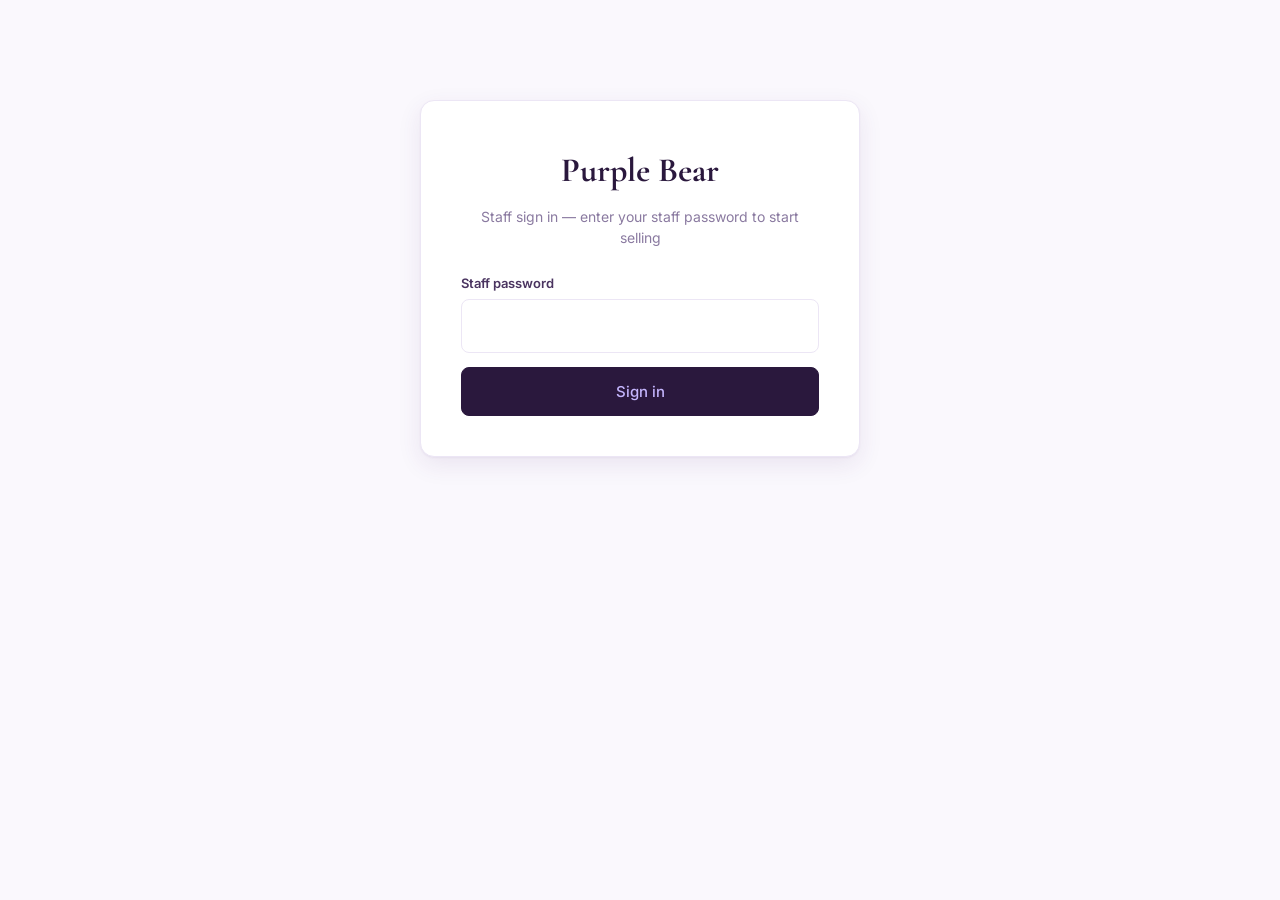
<file: staff.html>
<!DOCTYPE html>
<html lang="en">
<head>
<meta charset="UTF-8">
<meta name="viewport" content="width=device-width, initial-scale=1.0">
<meta name="robots" content="noindex, nofollow">
<title>Purple Bear · Staff sign in</title>
<link rel="icon" type="image/jpeg" sizes="192x192" href="images/favicon-192.jpg">
<link rel="apple-touch-icon" sizes="180x180" href="images/logo.jpg">
<meta name="theme-color" content="#5b2a86">
<link rel="preconnect" href="https://fonts.googleapis.com">
<link href="https://fonts.googleapis.com/css2?family=Cormorant+Garamond:wght@500;600&family=Inter:wght@400;500;600;700&display=swap" rel="stylesheet">
<link rel="stylesheet" href="styles.css?v=20261008hero">
</head>
<body style="background:var(--bg);">

<div class="login-wrap">
  <h1>Purple Bear</h1>
  <p>Staff sign in — enter your staff password to start selling</p>
  <div class="field">
    <label>Staff password</label>
    <input id="staffPw" type="password" autocomplete="current-password">
  </div>
  <button class="btn-admin primary" id="staffLoginBtn" style="width:100%">Sign in</button>
  <p id="staffErr" style="color:#b00020;font-size:13px;text-align:center;margin-top:12px;display:none;">Wrong password</p>
</div>

<script>
  // Staff sign-in — same worker check as the owner admin, then hand off to
  // admin.html which reads the saved role and shows the limited (assistant) view.
  const API_BASE = 'https://purplebear-api.stawisystems.workers.dev';
  const pwEl = document.getElementById('staffPw');
  const errEl = document.getElementById('staffErr');
  const btn = document.getElementById('staffLoginBtn');
  async function go() {
    const pw = pwEl.value;
    errEl.style.display = 'none';
    if (!pw) return;
    btn.disabled = true;
    try {
      const res = await fetch(`${API_BASE}/api/check-password`, {
        method: 'POST', headers: { 'Content-Type': 'application/json' },
        body: JSON.stringify({ password: pw })
      });
      const j = await res.json();
      if (j.ok) {
        sessionStorage.setItem('purplebear_auth', '1');
        sessionStorage.setItem('purplebear_role', j.source === 'assistant' ? 'assistant' : 'owner');
        location.href = 'admin.html';
      } else {
        errEl.textContent = 'Wrong password';
        errEl.style.display = 'block';
        btn.disabled = false;
      }
    } catch (e) {
      errEl.textContent = 'Network error, try again.';
      errEl.style.display = 'block';
      btn.disabled = false;
    }
  }
  btn.addEventListener('click', go);
  pwEl.addEventListener('keypress', e => { if (e.key === 'Enter') go(); });
</script>
</body>
</html>
</file>
<file: styles.css>
/* Purple Bear — clean purple & white (kids' shoes). The accent var is still named
   --gold (reused fleet-wide incl. admin) but now carries the brand purple. */
:root {
  --bg: #faf8fd;          /* soft white with a faint purple hint */
  --bg-card: #ffffff;
  --ink: #2a183d;         /* deep purple-charcoal — primary dark */
  --ink-soft: #4a3460;    /* mid purple-grey */
  --ink-faint: #8a7aa0;   /* muted purple-grey */
  --gold: #A338CC;        /* brand PURPLE accent (var kept as --gold) */
  --gold-deep: #7A1FA0;   /* deep purple */
  --gold-light: #c4b5fd;  /* light lilac */
  --line: #ece6f5;        /* light purple divider */
  --surface: #f3eefb;     /* soft purple surface */
  --choco: #5b2a86;       /* mid purple (dark accents / banner) */
  --choco-deep: #3b1d5e;  /* deepest purple (matches theme-color) */
  --shadow: 0 1px 2px rgba(75,30,110,0.05), 0 8px 24px rgba(75,30,110,0.09);
  --shadow-lg: 0 20px 60px rgba(75,30,110,0.16);
  --radius: 14px;
  --radius-sm: 8px;
  --serif: 'Cormorant Garamond', Georgia, serif;
  --sans: 'Inter', system-ui, -apple-system, sans-serif;
}

* { box-sizing: border-box; margin: 0; padding: 0; }
html { scroll-behavior: smooth; }
body { font-family: var(--sans); color: var(--ink); background: var(--bg); line-height: 1.55; -webkit-font-smoothing: antialiased; }

/* ===== Themed scrollbar — champagne-gold pill on the warm-cream page ===== */
html { scrollbar-width: thin; scrollbar-color: var(--gold) var(--bg); } /* Firefox */
::-webkit-scrollbar { width: 14px; height: 14px; }
::-webkit-scrollbar-track { background: var(--bg); }
::-webkit-scrollbar-thumb {
  background: linear-gradient(180deg, var(--gold-light), var(--gold) 45%, var(--gold-deep));
  border-radius: 999px;
  border: 3px solid var(--bg); /* matches page bg so the pill looks inset/floating */
}
::-webkit-scrollbar-thumb:hover { background: linear-gradient(180deg, var(--gold), var(--gold-deep) 60%, var(--ink-soft)); }
::-webkit-scrollbar-corner { background: var(--bg); }
a { color: inherit; text-decoration: none; }
img { max-width: 100%; display: block; }
.container { width: min(1200px, 92%); margin: 0 auto; }

/* ===== FADE-IN-UP ANIMATIONS =====
   Subtle reveal motion. .fade-up sits at translateY(20px) + opacity 0 until
   the element either (a) is observed in view by main.js or (b) auto-fires
   on page load for elements above the fold (hero stagger). Disabled
   entirely when the user prefers reduced motion. */
@keyframes fadeUp {
  from { opacity: 0; transform: translateY(36px); }
  to   { opacity: 1; transform: translateY(0); }
}
@media (prefers-reduced-motion: no-preference) {
  .fade-up { opacity: 0; transform: translateY(36px); transition: opacity 0.75s cubic-bezier(0.22,0.61,0.36,1), transform 0.75s cubic-bezier(0.22,0.61,0.36,1); }
  .fade-up.in-view { opacity: 1; transform: translateY(0); }
  /* Hero stagger — auto-fires on load, no JS needed */
  .hero-eyebrow { animation: fadeUp 0.7s 0.05s cubic-bezier(0.22,0.61,0.36,1) both; }
  .hero-title   { animation: fadeUp 0.8s 0.20s cubic-bezier(0.22,0.61,0.36,1) both; }
  .hero-sub     { animation: fadeUp 0.7s 0.38s cubic-bezier(0.22,0.61,0.36,1) both; }
  .hero-cta     { animation: fadeUp 0.7s 0.52s cubic-bezier(0.22,0.61,0.36,1) both; }
  /* Card stagger — paused until each card scrolls into view, so cards below
     the fold on initial load animate when the user scrolls to them, not
     before. On filter/page change, the IO fires immediately because the
     gallery is already on-screen. */
  .gallery .card {
    animation: fadeUp 0.65s cubic-bezier(0.22,0.61,0.36,1) both;
    animation-play-state: paused;
  }
  .gallery .card.in-view { animation-play-state: running; }
  .gallery .card:nth-child(2)  { animation-delay: 0.06s; }
  .gallery .card:nth-child(3)  { animation-delay: 0.12s; }
  .gallery .card:nth-child(4)  { animation-delay: 0.18s; }
  .gallery .card:nth-child(5)  { animation-delay: 0.24s; }
  .gallery .card:nth-child(6)  { animation-delay: 0.30s; }
  .gallery .card:nth-child(7)  { animation-delay: 0.36s; }
  .gallery .card:nth-child(8)  { animation-delay: 0.42s; }
  .gallery .card:nth-child(9)  { animation-delay: 0.48s; }
  .gallery .card:nth-child(n+10) { animation-delay: 0.54s; }
}

/* ===== NAV ===== */
.nav {
  position: sticky; top: 0;
  background: rgba(250,248,253,0.88);
  backdrop-filter: blur(12px);
  -webkit-backdrop-filter: blur(12px);
  border-bottom: 1px solid rgba(163,56,204,0.14);
  z-index: 200;
}
.nav-inner {
  display: flex; align-items: center; justify-content: space-between;
  width: min(1200px, 92%); margin: 0 auto; padding: 14px 0;
}
.brand { display: flex; align-items: center; gap: 12px; color: var(--ink); }
.brand-logo { height: 52px; width: auto; max-width: 340px; display: block; object-fit: contain; background: #000; border-radius: 14px; padding: 7px 14px; box-shadow: 0 4px 14px rgba(163,56,204,0.18); }
.footer-brand .brand-logo { height: 80px; max-width: 380px; }
.nav-links { display: flex; gap: 32px; align-items: center; }
.nav-links a { color: var(--ink); font-size: 14px; font-weight: 500; letter-spacing: 0.02em; transition: color 0.2s; }
.nav-links a:hover { color: var(--gold); }
.nav-cta { background: var(--gold); color: #fff !important; padding: 10px 18px; border-radius: 999px; font-weight: 600; }
.nav-cta:hover { background: var(--gold-deep); color: #fff !important; }

.nav-toggle { display: none; background: none; border: none; cursor: pointer; width: 36px; height: 36px; flex-direction: column; justify-content: center; gap: 5px; z-index: 220; }
.nav-toggle span { display: block; height: 2px; width: 24px; background: var(--gold); transition: 0.3s; }

@media (max-width: 760px) {
  .nav-toggle { display: flex; }
  .nav-links {
    position: fixed; top: 0; left: 0; width: 100vw; height: 100vh;
    background: var(--bg); flex-direction: column; justify-content: center; align-items: center; gap: 32px;
    transform: translateY(-100vh); transition: transform 0.32s ease; z-index: 210; visibility: hidden;
  }
  .nav-links.open { transform: translateY(0); visibility: visible; }
  .nav-links a { font-size: 22px; font-weight: 500; }
  /* Hamburger → X transform when menu open */
  .nav-toggle.open span:nth-child(1) { transform: translateY(7px) rotate(45deg); }
  .nav-toggle.open span:nth-child(2) { opacity: 0; }
  .nav-toggle.open span:nth-child(3) { transform: translateY(-7px) rotate(-45deg); }
}

/* ===== HERO ===== */
.hero {
  background: linear-gradient(135deg, #f3eefb 0%, #faf8fd 50%, #efe7fb 100%);
  color: var(--ink); text-align: left; padding: 72px 20px 88px; position: relative; overflow: hidden;
}
.hero::before {
  content: ""; position: absolute; inset: 0;
  background:
    radial-gradient(circle at 25% 35%, rgba(163,56,204,0.12), transparent 50%),
    radial-gradient(circle at 75% 65%, rgba(196,181,253,0.22), transparent 55%);
  pointer-events: none;
}
/* Split hero (2026-10-08, Jirani pattern): copy left, real pairs from the live
   catalog right (buildHeroCollage in main.js), on soft purple and lilac shapes. */
.hero-inner { position: relative; max-width: 1180px; margin: 0 auto; display: grid; grid-template-columns: minmax(0, 1.05fr) minmax(0, 1fr); gap: 48px; align-items: center; }
.hero-copy { min-width: 0; }
.hero-blob { position: absolute; border-radius: 50%; pointer-events: none; }
.hero-blob--a { width: 540px; height: 540px; right: -90px; top: -70px; background: radial-gradient(circle at 40% 40%, rgba(163,56,204,0.16) 0%, rgba(196,181,253,0.20) 50%, transparent 72%); }
.hero-blob--b { width: 300px; height: 300px; right: 32%; bottom: -130px; background: radial-gradient(circle, rgba(196,181,253,0.38) 0%, transparent 70%); }
.hero-eyebrow { font-size: 11px; letter-spacing: 0.32em; text-transform: uppercase; color: var(--gold-deep); font-weight: 600; margin-bottom: 26px; }
.hero-title { font-family: var(--serif); font-size: clamp(50px, 5.6vw, 82px); font-weight: 500; line-height: 1; letter-spacing: -0.01em; margin-bottom: 24px; }
.hero-title em { color: var(--gold); font-style: italic; font-weight: 400; }
.hero-sub { font-size: 18px; color: var(--ink-soft); max-width: 560px; margin: 0 0 32px; }
.hero-cta { display: flex; justify-content: flex-start; gap: 14px; flex-wrap: wrap; }
.hero-perks { list-style: none; display: flex; flex-wrap: wrap; gap: 10px 18px; margin-top: 30px; padding: 0; }
.hero-perks li { display: inline-flex; align-items: center; gap: 8px; font-size: 13.5px; font-weight: 600; color: var(--ink); }
.perk-ic { width: 30px; height: 30px; flex: 0 0 auto; border-radius: 50%; display: inline-flex; align-items: center; justify-content: center; background: #ffffff; color: var(--gold-deep); box-shadow: 0 2px 8px rgba(75,30,110,0.10); font-size: 15px; }
.perk-ic svg { width: 1em; height: 1em; }
.hero-collage { position: relative; min-width: 0; width: 100%; max-width: 540px; justify-self: end; display: grid; grid-template-columns: 1fr 1fr; gap: 16px; }
.hero-collage:empty { display: none; }
.hc-tile { position: relative; display: block; background: #ffffff; border-radius: 18px; padding: 8px; box-shadow: 0 14px 34px rgba(75,30,110,0.14); color: var(--ink); transition: transform .3s; }
.hc-tile:nth-child(1) { transform: rotate(-2.5deg); }
.hc-tile:nth-child(2) { transform: rotate(2deg) translateY(28px); }
.hc-tile:nth-child(3) { transform: rotate(1.5deg) translateY(-6px); }
.hc-tile:nth-child(4) { transform: rotate(-1.5deg) translateY(22px); }
.hc-tile:hover { transform: rotate(0) translateY(-4px) scale(1.02); z-index: 2; }
.hc-img { display: block; width: 100%; aspect-ratio: 1 / 1; object-fit: cover; background: var(--surface); border-radius: 12px; }
.hc-price { position: absolute; left: 14px; bottom: 14px; background: var(--choco-deep); color: #ffffff; font-size: 12px; font-weight: 700; padding: 5px 10px; border-radius: 999px; box-shadow: 0 4px 10px rgba(0,0,0,0.15); }
/* Tiles fade up only while main.js holds .hc-anim, which it removes after 1.4s,
   so a frozen frame can never leave a tile invisible. */
@media (prefers-reduced-motion: no-preference) {
  .hc-anim .hc-tile { animation: hcIn .7s cubic-bezier(0.22,0.61,0.36,1) both; }
  .hc-anim .hc-tile:nth-child(2) { animation-delay: .1s; }
  .hc-anim .hc-tile:nth-child(3) { animation-delay: .2s; }
  .hc-anim .hc-tile:nth-child(4) { animation-delay: .3s; }
  @keyframes hcIn { from { opacity: 0; translate: 0 22px; } to { opacity: 1; translate: 0 0; } }
}
/* Shop by category: real photo + live count per category, tap to filter */
.cat-row { padding: 44px 0 8px; }
.cat-row[hidden] { display: none; }
.cat-row-title { font-family: var(--serif); font-size: 30px; font-weight: 600; margin-bottom: 16px; }
.cat-row-grid { display: grid; grid-template-columns: repeat(auto-fill, minmax(150px, 1fr)); gap: 14px; }
.cat-tile { min-width: 0; display: flex; flex-direction: column; align-items: stretch; background: #ffffff; border: 1px solid var(--line); border-radius: 16px; padding: 8px 8px 12px; cursor: pointer; font: inherit; color: var(--ink); text-align: left; transition: transform .2s, box-shadow .2s, border-color .2s; }
.cat-tile:hover { transform: translateY(-3px); box-shadow: var(--shadow); border-color: var(--gold-light); }
.cat-tile img { width: 100%; aspect-ratio: 1 / 1; object-fit: cover; background: var(--surface); border-radius: 10px; }
.cat-tile-name { font-weight: 700; font-size: 14.5px; margin: 10px 4px 0; }
.cat-tile-count { font-size: 12.5px; color: var(--ink-faint); margin: 2px 4px 0; }

.btn { display: inline-block; padding: 14px 28px; border-radius: 999px; font-weight: 600; font-size: 14px; letter-spacing: 0.02em; transition: all 0.2s; cursor: pointer; border: none; font-family: inherit; }
.btn-primary { background: var(--gold); color: #fff; }
.btn-primary:hover { background: var(--gold-deep); transform: translateY(-1px); }
.btn-ghost { background: transparent; color: var(--gold-deep); border: 1px solid rgba(163,56,204,0.45); }
.btn-ghost:hover { background: rgba(163,56,204,0.10); border-color: var(--gold); color: var(--gold-deep); }

/* ===== FILTERS ===== */
.filters { background: var(--bg); padding: 60px 0 24px; }
.filters-bar { display: flex; justify-content: space-between; align-items: end; gap: 24px; flex-wrap: wrap; margin-bottom: 8px; }
.section-title { font-family: var(--serif); font-size: clamp(36px, 5vw, 56px); font-weight: 500; letter-spacing: -0.01em; color: var(--ink); }
.filter-pills { display: flex; gap: 8px; flex-wrap: wrap; }
.pill { background: transparent; border: 1px solid var(--line); padding: 8px 18px; border-radius: 999px; font-size: 13px; font-weight: 500; cursor: pointer; transition: 0.2s; color: var(--ink-soft); font-family: inherit; }
.pill:hover { border-color: var(--gold); color: var(--ink); }
.pill.active { background: var(--ink); border-color: var(--ink); color: var(--gold-light); }
.filter-pills--cats { flex-wrap: wrap; }
.filter-pills--sizes { flex-wrap: wrap; }
.pill--size { padding: 5px 12px !important; font-size: 13px !important; }
.filter-meta { color: var(--ink-faint); font-size: 14px; margin-top: 8px; }

/* Search + sort row */
.search-sort-row { display: flex; gap: 10px; margin-top: 14px; flex-wrap: wrap; }
.search-wrap { flex: 1 1 280px; position: relative; }
.search-wrap input {
  width: 100%; padding: 11px 38px 11px 40px;
  border: 1px solid var(--line); border-radius: 999px;
  font-family: inherit; font-size: 14px; background: #fff; color: var(--ink);
  transition: border-color 0.15s;
}
.search-wrap input:focus { outline: none; border-color: var(--gold); }
.search-icon { position: absolute; left: 14px; top: 50%; transform: translateY(-50%); color: var(--ink-faint); pointer-events: none; }
.search-clear {
  position: absolute; right: 6px; top: 50%; transform: translateY(-50%);
  width: 26px; height: 26px; border-radius: 50%; border: none;
  background: var(--line); color: var(--ink-soft); cursor: pointer; font-size: 18px; line-height: 1;
  display: flex; align-items: center; justify-content: center;
}
.search-clear:hover { background: var(--ink); color: var(--gold-light); }
.search-wrap input:placeholder-shown + .search-clear { display: none; }
.sort-select {
  padding: 10px 36px 10px 16px;
  border: 1px solid var(--line); border-radius: 999px;
  background: #fff; color: var(--ink); font-family: inherit; font-size: 14px;
  cursor: pointer; appearance: none;
  background-image: url("data:image/svg+xml;utf8,<svg xmlns='http://www.w3.org/2000/svg' width='12' height='12' viewBox='0 0 24 24' fill='none' stroke='%23A338CC' stroke-width='2.5' stroke-linecap='round' stroke-linejoin='round'><polyline points='6 9 12 15 18 9'/></svg>");
  background-repeat: no-repeat; background-position: right 14px center;
}
.sort-select:focus { outline: none; border-color: var(--gold); }

/* Category + size filter dropdowns (compact, replaces long pill rows) */
.filter-drop { flex: 0 1 auto; min-width: 0; }
.filter-select { width: 100%; max-width: 100%; }
@media (max-width: 600px) { .filter-drop { flex: 1 1 calc(50% - 5px); } }

/* Custom filter dropdown — page-controlled so the open list shows a scroll cue
   (a native <select> popup is OS-drawn and gives no hint that more sits below). */
.cdrop { position: relative; }
.cdrop-trigger {
  width: 100%; max-width: 100%; text-align: left;
  display: flex; align-items: center;
}
.cdrop-current { overflow: hidden; text-overflow: ellipsis; white-space: nowrap; }
.cdrop.open .cdrop-trigger { border-color: var(--gold); }
/* Active (non-"All") filter — gold tint so a set filter reads as deliberate,
   not a default. */
.cdrop--active .cdrop-trigger {
  background-color: rgba(124, 58, 237, 0.14);
  border-color: var(--gold);
  color: var(--ink); font-weight: 600;
}
.cdrop-panel {
  position: absolute; top: calc(100% + 6px); left: 0; right: 0; z-index: 60;
  background: #fff; border: 1px solid var(--line); border-radius: 14px;
  box-shadow: 0 12px 30px rgba(26, 13, 46, 0.16);
  overflow: hidden;
}
.cdrop-panel[hidden] { display: none; }
.cdrop-scroll {
  max-height: 280px; overflow-y: auto; padding: 6px;
  scrollbar-width: thin; scrollbar-color: var(--gold) var(--surface);
}
.cdrop-scroll::-webkit-scrollbar { width: 9px; }
.cdrop-scroll::-webkit-scrollbar-track { background: var(--surface); border-radius: 4px; }
.cdrop-scroll::-webkit-scrollbar-thumb { background: var(--gold); border-radius: 4px; }
.cdrop-scroll::-webkit-scrollbar-thumb:hover { background: var(--gold-deep); }
.cdrop-group {
  font-size: 10.5px; font-weight: 700; letter-spacing: 0.12em; text-transform: uppercase;
  color: var(--ink-faint); padding: 8px 12px 4px;
}
.cdrop-opt {
  display: block; width: 100%; text-align: left;
  padding: 11px 14px; border: none; background: none; cursor: pointer;
  font-family: inherit; font-size: 14px; color: var(--ink); border-radius: 9px;
}
.cdrop-opt:hover { background: var(--surface); }
.cdrop-opt.selected { background: var(--ink); color: var(--gold-light); font-weight: 600; }
/* "more below" cue — fade + chevron pinned to the panel's bottom edge, shown
   only while the list can still scroll down. */
.cdrop-morehint {
  position: absolute; left: 1px; right: 1px; bottom: 0; height: 38px;
  pointer-events: none; opacity: 0; transition: opacity 0.18s ease;
  background: linear-gradient(to bottom, rgba(255,255,255,0), #fff 78%);
  border-radius: 0 0 14px 14px;
}
.cdrop-morehint.show { opacity: 1; }
.cdrop-morehint::after {
  content: ''; position: absolute; left: 50%; bottom: 7px;
  width: 11px; height: 11px; margin-left: -5.5px;
  border-right: 2.5px solid var(--gold-deep); border-bottom: 2.5px solid var(--gold-deep);
  transform: rotate(45deg);
  animation: cdropBob 1.3s ease-in-out infinite;
}
@keyframes cdropBob { 0%, 100% { transform: translateY(0) rotate(45deg); } 50% { transform: translateY(3px) rotate(45deg); } }
@media (prefers-reduced-motion: reduce) { .cdrop-morehint::after { animation: none; } }


/* NEW / Stock urgency / Heart badges */
.badge-new {
  position: absolute; top: 14px; left: 14px;
  background: var(--gold); color: var(--choco-deep);
  font-size: 10px; letter-spacing: 0.2em; padding: 4px 9px; border-radius: 4px;
  font-weight: 800; text-transform: uppercase;
}
.badge-low {
  position: absolute; bottom: 14px; left: 14px;
  background: #fff; color: #b00020;
  font-size: 10px; letter-spacing: 0.08em; padding: 4px 9px; border-radius: 4px;
  font-weight: 700; box-shadow: 0 2px 8px rgba(0,0,0,0.18);
  border: 1px solid #ffd6d6;
}
/* ===== SALE / MARKDOWN ===== */
/* On-Sale filter pill — red accent so it stands out from the gold filter row. */
.pill-sale { border-color: rgba(192,57,43,0.5); color: #c0392b; }
.pill-sale:hover { border-color: #c0392b; color: #fff; background: rgba(192,57,43,0.9); }
.pill-sale.active { background: #c0392b; border-color: #c0392b; color: #fff; }
/* SALE ribbon — red, top-left (matches the NEW badge corner; NEW is suppressed while on sale so they never stack). */
.badge-sale {
  position: absolute; top: 14px; left: 14px;
  background: #c0392b; color: #fff;
  font-size: 10px; letter-spacing: 0.2em; padding: 4px 10px; border-radius: 4px;
  font-weight: 800; text-transform: uppercase;
  box-shadow: 0 4px 14px rgba(192,57,43,0.45);
}
/* Card sale pricing: original struck-through, sale price in red, a -X% pill. */
.card-price-was {
  font-family: var(--serif); font-size: 17px; font-weight: 500;
  color: var(--ink-faint); text-decoration: line-through;
  text-decoration-color: rgba(138,116,96,0.7); margin-right: 8px;
}
.card-price-sale { color: #c0392b; }
.price-off {
  font-family: var(--sans); font-size: 11px; font-weight: 700; letter-spacing: 0.04em;
  color: #fff; background: #c0392b; border-radius: 999px; padding: 3px 8px;
  align-self: center; margin-left: 8px;
}
/* Admin bulk-sale modal: discount-mode toggle active state. */
.sale-mode-btn.active { background: var(--ink); color: var(--gold-light); border-color: var(--ink); }
/* Heart pill — heart icon + fake-social-proof counter (deterministic base
   per item id, +1 when visitor wishlists). Sits bottom-right of card image. */
.heart-btn {
  position: absolute; bottom: 12px; right: 12px;
  display: inline-flex; align-items: center; gap: 6px;
  padding: 6px 10px 6px 9px;
  background: rgba(255,255,255,0.92);
  border: none;
  border-radius: 999px;
  cursor: pointer;
  color: var(--ink-soft);
  font-family: inherit;
  font-size: 12px;
  font-weight: 600;
  line-height: 1;
  transition: background 0.18s, color 0.18s, transform 0.18s;
  box-shadow: 0 2px 8px rgba(0,0,0,0.12);
  backdrop-filter: blur(6px);
  -webkit-backdrop-filter: blur(6px);
}
.heart-btn:hover { color: #e63946; transform: translateY(-1px); }
.heart-btn .heart-count { font-variant-numeric: tabular-nums; }
.heart-btn.saved { color: #fff; background: rgba(230,57,70,0.92); }
.heart-btn.saved:hover { background: rgba(200,40,55,0.95); color: #fff; }
.heart-btn.saved svg { fill: #fff; }

/* Size guide link on cards */
.size-guide-link {
  font-size: 11.5px; color: var(--ink-faint); text-decoration: underline; cursor: pointer;
  letter-spacing: 0.02em;
}
.size-guide-link:hover { color: var(--gold-deep); }

/* Nav wishlist button */
.nav-wl {
  display: inline-flex; align-items: center; gap: 6px;
  color: var(--gold-light); padding: 4px 10px; border-radius: 999px;
  border: 1px solid rgba(163,56,204,0.3); position: relative;
}
.nav-wl:hover { background: rgba(163,56,204,0.1); border-color: var(--gold); }
.nav-wl.has-items { color: #ffb8c0; border-color: rgba(255,184,192,0.4); }
.nav-wl .wl-count { font-size: 12px; font-weight: 700; min-width: 16px; text-align: center; }
.nav-wl .wl-count:empty { display: none; }

/* Modal head + close */
.modal-card { position: relative; }
.modal-card--wide { max-width: 640px; }
.modal-head { display: flex; justify-content: space-between; align-items: center; margin-bottom: 12px; }
.modal-close {
  background: none; border: none; cursor: pointer;
  font-size: 28px; line-height: 1; color: var(--ink-faint);
  width: 32px; height: 32px; border-radius: 50%; display: flex;
  align-items: center; justify-content: center; transition: 0.15s;
}
.modal-close:hover { background: var(--surface); color: var(--ink); }

/* Wishlist rows */
.multi-enquire-hint {
  margin: 2px auto 18px; font-size: 13.5px; line-height: 1.5; color: var(--ink-soft, #555);
  background: var(--surface, #f5f5f5); border: 1px solid var(--line, #e3e3e3);
  border-radius: 14px; padding: 10px 18px; text-align: center; max-width: 620px;
}
.multi-enquire-hint .meh-heart { color: var(--gold, #c8a13a); font-weight: 700; }
/* Mobile sticky multi-enquiry bar — the picked list is otherwise buried behind the
   hamburger on mobile. Surfaces it the moment a shopper favourites anything. */
.wl-bar { display: none; }
@media (max-width: 760px) {
  .wl-bar {
    position: fixed; left: 12px; right: 12px; bottom: calc(12px + env(safe-area-inset-bottom, 0px));
    z-index: 200; display: flex; align-items: center; justify-content: space-between; gap: 12px;
    padding: 14px 18px; border: none; border-radius: 14px; cursor: pointer; font-family: inherit;
    background: var(--gold); color: #fff; box-shadow: 0 8px 24px rgba(0,0,0,0.22);
    animation: wlBarUp 0.25s ease;
  }
  .wl-bar[hidden] { display: none; }
  .wl-bar-count { font-size: 14px; font-weight: 600; }
  .wl-bar-cta { font-size: 14px; font-weight: 800; display: inline-flex; align-items: center; gap: 6px; }
  .wl-bar-cta::after { content: "\2192"; }
}
@keyframes wlBarUp { from { transform: translateY(12px); opacity: 0; } to { transform: translateY(0); opacity: 1; } }
.wl-body { max-height: 60vh; overflow-y: auto; }
.wl-row {
  display: flex; gap: 12px; align-items: center;
  padding: 10px 0; border-bottom: 1px solid var(--line);
}
.wl-row:last-child { border-bottom: none; }
.wl-row img { width: 56px; height: 56px; object-fit: cover; border-radius: 6px; flex-shrink: 0; }
.wl-row-body { flex: 1; min-width: 0; }
.wl-row-name { font-family: var(--serif); font-size: 16px; font-weight: 600; }
.wl-row-meta { font-size: 12px; color: var(--ink-faint); margin-top: 2px; }
/* Per-item size picker in the picked-list — capture the size before enquiring */
.wl-size-select { margin-top: 7px; font: inherit; font-size: 13px; padding: 6px 8px; width: auto; max-width: 100%; border: 1px solid var(--line, #e3e3e3); border-radius: 8px; background: var(--surface, #fff); color: var(--ink); cursor: pointer; }
.wl-size-select.needs-size { border-color: #d64545; box-shadow: 0 0 0 2px rgba(214,69,69,0.18); }
.wl-remove {
  background: none; border: none; color: var(--ink-faint); font-size: 22px;
  cursor: pointer; padding: 4px 8px; line-height: 1; border-radius: 50%;
}
.wl-remove:hover { background: var(--surface); color: #b00020; }
.wl-footer { margin-top: 14px; display: flex; justify-content: flex-end; }
.wl-footer .btn-card { padding: 12px 22px; min-width: 200px; display: inline-flex; align-items: center; justify-content: center; gap: 8px; }

/* Size guide content */
.size-guide-intro { font-size: 13.5px; color: var(--ink-soft); margin-bottom: 14px; line-height: 1.6; }
.size-guide-section { margin-bottom: 16px; }
.size-guide-section h4 { font-family: var(--serif); font-size: 16px; font-weight: 600; margin-bottom: 8px; color: var(--ink); }
.sg-table-wrap { overflow-x: auto; }
.sg-table { width: 100%; border-collapse: collapse; font-size: 13px; }
.sg-table th, .sg-table td { padding: 7px 10px; text-align: left; border-bottom: 1px solid var(--line); }
.sg-table th { background: var(--surface); font-size: 11px; letter-spacing: 0.06em; text-transform: uppercase; color: var(--ink-faint); }
.size-guide-tip { font-size: 12px; color: var(--ink-faint); font-style: italic; margin-top: 12px; padding-top: 12px; border-top: 1px solid var(--line); }

/* Item picker (used by WhatsApp Marketing broadcast — search + tap to add) */
.set-selected-items { display: flex; flex-wrap: wrap; gap: 6px; min-height: 24px; }
.set-chip {
  display: inline-flex; align-items: center; gap: 6px;
  background: #fff; border: 1px solid var(--line); border-radius: 99px;
  padding: 4px 4px 4px 6px; font-size: 13px;
}
.set-chip img { width: 24px; height: 24px; border-radius: 50%; object-fit: cover; }
.set-chip button {
  background: var(--line); color: var(--ink-soft); border: none;
  width: 20px; height: 20px; border-radius: 50%; cursor: pointer;
  font-size: 14px; line-height: 1;
}
.set-chip button:hover { background: #b00020; color: #fff; }
.set-item-picker {
  display: grid; grid-template-columns: repeat(auto-fill, minmax(200px, 1fr));
  gap: 8px; margin-top: 8px;
  max-height: 320px; overflow-y: auto;
  padding: 8px;
  background: #fff; border: 1px solid var(--line); border-radius: 8px;
  scrollbar-width: thin;
  scrollbar-color: var(--gold) var(--surface);
}
.set-item-picker::-webkit-scrollbar { width: 8px; }
.set-item-picker::-webkit-scrollbar-track { background: var(--surface); border-radius: 4px; }
.set-item-picker::-webkit-scrollbar-thumb { background: var(--gold); border-radius: 4px; }
.set-item-picker::-webkit-scrollbar-thumb:hover { background: var(--gold-deep); }
.set-pick {
  display: flex; gap: 8px; align-items: center; padding: 6px;
  background: #fff; border: 1px solid var(--line); border-radius: 6px;
  cursor: pointer; text-align: left; font-family: inherit; transition: 0.15s;
}
.set-pick:hover { background: var(--surface); border-color: var(--gold); }
.set-pick img { width: 36px; height: 36px; border-radius: 4px; object-fit: cover; flex-shrink: 0; }
.set-pick-body { min-width: 0; flex: 1; }
.set-pick-name { font-size: 13px; font-weight: 600; color: var(--ink); line-height: 1.2; }
.set-pick-meta { font-size: 11px; color: var(--ink-faint); margin-top: 2px; }
@media (max-width: 600px) {
  .set-item-picker { max-height: 280px; grid-template-columns: 1fr; }
}

/* Broadcast recipients */
.broadcast-recipients { display: grid; grid-template-columns: 1fr 1fr; gap: 6px; max-height: 280px; overflow-y: auto; padding: 4px; background: #fff; border: 1px solid var(--line); border-radius: 8px; }
.broadcast-recipient {
  display: grid;
  grid-template-columns: 18px 1fr auto;
  grid-template-rows: auto auto;
  gap: 2px 8px;
  padding: 8px 10px; border: 1px solid var(--line); border-radius: 6px;
  cursor: pointer; font-family: inherit; transition: 0.15s; background: #fff;
}
.broadcast-recipient.on { background: var(--surface); border-color: var(--gold); }
.broadcast-recipient input { grid-row: 1 / 3; width: 16px; height: 16px; cursor: pointer; accent-color: var(--gold-deep); }
.broadcast-recipient-name { grid-column: 2; font-size: 13px; font-weight: 600; color: var(--ink); }
.broadcast-recipient-phone { grid-column: 3; font-size: 11px; color: var(--ink-faint); font-family: monospace; align-self: start; }
.broadcast-recipient-meta { grid-column: 2 / -1; font-size: 11px; color: var(--ink-faint); }
@media (max-width: 600px) { .broadcast-recipients { grid-template-columns: 1fr; } }
/* Mobile broadcast stepper — step through buyers one at a time on a phone. */
.broadcast-stepper { background: var(--surface); border: 1px solid var(--gold); border-radius: 10px; padding: 14px 16px; }
.bc-step-head { font-size: 11px; letter-spacing: 0.1em; text-transform: uppercase; color: var(--ink-faint); font-weight: 700; }
.bc-step-name { font-size: 16px; font-weight: 600; color: var(--ink); margin: 4px 0 12px; }
.bc-step-actions { display: flex; flex-wrap: wrap; gap: 8px; }
.bc-step-actions .btn-admin { text-decoration: none; }
.bc-step-hint { font-size: 12px; color: var(--ink-faint); margin-top: 10px; line-height: 1.45; }
.bc-step-done { font-size: 14px; font-weight: 600; color: #1a7a40; display: flex; align-items: center; gap: 12px; flex-wrap: wrap; }

/* Search-gap pills (Insights → searches with no results) */
.search-gap-pill {
  display: inline-block;
  background: #fff4e0;
  border: 1px solid #f0c060;
  color: #a06000;
  padding: 5px 12px;
  border-radius: 99px;
  font-size: 12.5px;
  letter-spacing: 0.02em;
}
.search-gap-pill strong { color: #6e4000; }

/* Modal open state */
.modal { display: none; }
.modal.open { display: flex; }

/* ===== GALLERY ===== */
.gallery { display: grid; grid-template-columns: repeat(auto-fill, minmax(280px, 1fr)); gap: 28px; padding: 16px 0 80px; }
.card { background: var(--bg-card); border-radius: var(--radius); overflow: hidden; box-shadow: var(--shadow); transition: transform 0.25s, box-shadow 0.25s; display: flex; flex-direction: column; }
.card:hover { transform: translateY(-4px); box-shadow: var(--shadow-lg); }

.card-img-wrap { position: relative; aspect-ratio: 1 / 1; overflow: hidden; cursor: zoom-in; background: var(--surface); display: flex; align-items: center; justify-content: center; }
.card-carousel { display: flex; width: 100%; height: 100%; transition: transform 0.32s ease; }
.card-img { width: 100%; height: 100%; object-fit: cover; transition: transform 0.5s; flex: 0 0 100%; }
.card:hover .card-carousel .card-img:not(:hover) { transform: none; }
.card-img-wrap:not(.has-carousel) .card:hover .card-img { transform: scale(1.04); }
.card.sold .card-img { filter: grayscale(0.3) brightness(0.9); }
.carousel-dots { position: absolute; bottom: 10px; left: 50%; transform: translateX(-50%); display: flex; gap: 5px; z-index: 3; }
.carousel-dot { width: 6px; height: 6px; border-radius: 50%; background: rgba(255,255,255,0.55); cursor: pointer; transition: 0.15s; }
.carousel-dot.active { background: #fff; width: 16px; border-radius: 99px; }
.carousel-arrow {
  position: absolute; top: 50%; transform: translateY(-50%); z-index: 3;
  width: 32px; height: 32px; border-radius: 50%; border: none; cursor: pointer;
  background: rgba(255,255,255,0.85); color: var(--ink); font-size: 22px; line-height: 1;
  display: flex; align-items: center; justify-content: center;
  opacity: 0; transition: opacity 0.18s, background 0.15s;
}
.carousel-arrow.prev { left: 8px; }
.carousel-arrow.next { right: 8px; }
.card-img-wrap.has-carousel:hover .carousel-arrow { opacity: 1; }
.carousel-arrow:hover { background: #fff; }
@media (max-width: 760px) {
  .carousel-arrow { opacity: 0.85; width: 28px; height: 28px; font-size: 18px; }
}

/* Lightbox arrows */
.lightbox-arrow {
  position: absolute; top: 50%; transform: translateY(-50%); z-index: 510;
  width: 48px; height: 48px; border-radius: 50%; border: 1px solid rgba(163,56,204,0.4);
  background: rgba(255,255,255,0.06); color: var(--gold-light); font-size: 32px; line-height: 1;
  cursor: pointer; transition: 0.15s;
  display: none; align-items: center; justify-content: center;
}
.lightbox-arrow.prev { left: 24px; }
.lightbox-arrow.next { right: 24px; }
.lightbox.open .lightbox-arrow { display: flex; }
.lightbox-arrow:hover { background: var(--gold); color: var(--ink); }
@media (max-width: 760px) {
  .lightbox-arrow { width: 40px; height: 40px; font-size: 26px; }
  .lightbox-arrow.prev { left: 8px; }
  .lightbox-arrow.next { right: 8px; }
}

/* Admin: additional-images preview */
.extra-imgs-preview { display: flex; flex-wrap: wrap; gap: 8px; margin-top: 8px; }
.extra-img-thumb { position: relative; }
.extra-img-thumb img { width: 80px; height: 80px; object-fit: cover; border-radius: 6px; border: 1px solid var(--line); }
.extra-img-remove {
  position: absolute; top: -6px; right: -6px;
  width: 22px; height: 22px; border-radius: 50%; border: none; cursor: pointer;
  background: #b00020; color: #fff; font-size: 14px; line-height: 1;
  display: flex; align-items: center; justify-content: center;
  box-shadow: 0 1px 4px rgba(0,0,0,0.25);
}
.extra-img-remove:hover { background: #800018; }

.badge-sold { position: absolute; top: 14px; left: 14px; background: var(--choco-deep); color: var(--gold); font-size: 11px; letter-spacing: 0.2em; padding: 6px 12px; border-radius: 4px; font-weight: 700; text-transform: uppercase; border: 1px solid var(--gold); }
.badge-cat { position: absolute; top: 14px; right: 14px; background: rgba(26,13,46,0.78); color: #fff; font-size: 10px; letter-spacing: 0.12em; padding: 4px 10px; border-radius: 4px; font-weight: 600; text-transform: uppercase; }

.size-chips { display: flex; flex-wrap: wrap; gap: 5px; align-items: center; }
.size-chip {
  background: var(--surface); border: 1px solid var(--line); border-radius: 4px;
  font-size: 11px; font-weight: 600; padding: 3px 9px;
  color: var(--ink); letter-spacing: 0.04em;
  font-family: inherit; cursor: default;
}
.size-chip.low { border-color: #e8a010; color: #a06000; background: #fff8e8; }
.size-chips.pickable .size-chip { cursor: pointer; transition: 0.15s; padding: 4px 11px; }
.size-chips.pickable .size-chip:hover { border-color: var(--gold); background: var(--gold-light); color: var(--ink); }
.size-chips.pickable .size-chip.selected { background: var(--ink); color: var(--gold-light); border-color: var(--ink); }
.size-hint {
  font-size: 11px; color: #b00020; letter-spacing: 0.02em;
  font-weight: 600; font-style: italic; margin-left: 6px;
  display: none;  /* hidden until user tries to enquire without a size */
}
.size-chips.prompted .size-hint { display: inline; }
.size-chips.pickable:has(.size-chip.selected) .size-hint { display: none; }
.size-chips.shake { animation: chipShake 0.45s ease; }

/* Colour variants — optional per-item list; selectable, flows into the enquiry */
.color-chips { display: flex; flex-wrap: wrap; gap: 5px; align-items: center; margin-bottom: 8px; }
.color-label { font-size: 11px; font-weight: 600; color: var(--ink-faint); letter-spacing: 0.04em; margin-right: 2px; }
.color-chip {
  background: var(--surface); border: 1px solid var(--line); border-radius: 999px;
  font-size: 11px; font-weight: 600; padding: 4px 11px;
  color: var(--ink); letter-spacing: 0.02em;
  font-family: inherit; cursor: pointer; transition: 0.15s;
}
.color-chip:hover { border-color: var(--gold); background: var(--gold-light); color: var(--ink); }
.color-chip.selected { background: var(--gold); color: #fff; border-color: var(--gold); }
.color-chip.soldout { opacity: 0.45; text-decoration: line-through; cursor: not-allowed; }
.color-chip.soldout:hover { border-color: var(--line); background: var(--surface); color: var(--ink); }
.color-pick-hint { font-size: 11px; color: var(--ink-faint); font-style: italic; margin: 4px 0 0; }
.color-chips.shake { animation: chipShake 0.45s ease; }
@keyframes chipShake {
  0%, 100% { transform: translateX(0); }
  20% { transform: translateX(-5px); }
  40% { transform: translateX(5px); }
  60% { transform: translateX(-3px); }
  80% { transform: translateX(3px); }
}

/* Public-site toast */
.public-toast {
  position: fixed;
  bottom: 24px; left: 50%;
  transform: translateX(-50%) translateY(140%);
  background: var(--choco-deep); color: var(--gold-light);
  padding: 12px 22px; border-radius: 999px;
  font-size: 14px; font-weight: 600;
  box-shadow: 0 10px 30px rgba(0,0,0,0.28);
  z-index: 2000; transition: transform 0.28s ease;
  max-width: calc(100vw - 32px); text-align: center;
}
.public-toast.show { transform: translateX(-50%) translateY(0); }

.card-body { padding: 18px 20px 20px; flex: 1; display: flex; flex-direction: column; gap: 10px; }
.card-title { font-family: var(--serif); font-size: 20px; font-weight: 600; color: var(--ink); line-height: 1.2; }
.card-desc { font-size: 13.5px; color: var(--ink-soft); line-height: 1.5; flex: 1; }
.card-price-row { display: flex; align-items: center; justify-content: space-between; margin-top: 4px; }
.card-price { font-family: var(--serif); font-size: 22px; font-weight: 600; color: var(--ink); }
.card-price small { font-size: 12px; color: var(--ink-faint); font-weight: 400; font-family: var(--sans); }
.card-actions { display: flex; gap: 8px; margin-top: 14px; border-top: 1px solid var(--line); padding-top: 14px; }
.btn-card { flex: 1; text-align: center; padding: 11px 12px; border-radius: var(--radius-sm); font-size: 13px; font-weight: 600; cursor: pointer; border: 1px solid var(--line); background: transparent; color: var(--ink); font-family: inherit; transition: 0.2s; display: flex; align-items: center; justify-content: center; gap: 6px; }
.btn-card:hover:not(:disabled) { background: var(--ink); color: var(--gold-light); border-color: var(--ink); }
.btn-card.primary { background: var(--gold); color: #fff; border-color: var(--gold); }
.btn-card.primary:hover:not(:disabled) { background: var(--gold-deep); color: #fff; border-color: var(--gold-deep); }
.btn-card.soldout { background: var(--surface); color: var(--ink-faint); border-color: var(--line); }
.btn-card.soldout:hover { background: var(--ink); color: var(--gold-light); border-color: var(--ink); }
.btn-card .wa-icon, .btn-card .ig-icon { flex-shrink: 0; }
.btn-card.ig {
  flex: 0 0 auto;
  padding: 11px 14px;
  background: transparent;
  color: var(--ink-soft);
  border-color: var(--line);
}
.btn-card.ig:hover { background: var(--gold); color: var(--choco-deep); border-color: var(--gold); }
.card-actions { gap: 6px; flex-wrap: wrap; }
.card-actions .btn-card.primary { flex: 1 1 auto; min-width: 110px; }
@media (max-width: 760px) {
  .card-actions .btn-card.primary { min-width: 0; }
  .card-actions .btn-card.ig { padding: 9px 8px; }
}

/* ===== PAGINATION ===== */
.pager-wrap { display: flex; justify-content: center; align-items: center; flex-wrap: wrap; gap: 6px; padding: 36px 16px 20px; }
.pager-btn { min-width: 40px; height: 40px; padding: 0 12px; border: 1px solid var(--line); background: #fff; color: var(--ink); border-radius: 8px; font-family: inherit; font-size: 14px; font-weight: 600; cursor: pointer; transition: 0.15s; display: inline-flex; align-items: center; justify-content: center; }
.pager-btn:hover:not(.disabled):not(.active):not(.ellipsis) { background: var(--gold-light); border-color: var(--gold); color: var(--ink); }
.pager-btn.active { background: var(--ink); color: var(--gold-light); border-color: var(--ink); cursor: default; }
.pager-btn.disabled { opacity: 0.4; cursor: not-allowed; }
.pager-btn.ellipsis { border: none; background: transparent; cursor: default; }

/* ===== INFO ===== */
.info { background: #ffffff; padding: 80px 0; border-top: 1px solid var(--line); }
.info-grid { display: grid; grid-template-columns: 1fr 1fr; gap: 60px; }
.info h2 { font-family: var(--serif); font-size: 36px; font-weight: 500; margin-bottom: 18px; }
.info p { color: var(--ink-soft); margin-bottom: 14px; }
.shop-card { margin-top: 16px; padding: 14px 16px; border-left: 3px solid var(--gold); background: rgba(201,169,97,0.06); border-radius: 6px; line-height: 1.6; font-size: 15px; }
.shop-card a { color: var(--gold-deep); font-weight: 600; }
.shop-map { margin-top: 18px; box-shadow: var(--shadow); border-radius: 10px; overflow: hidden; }
.shop-map iframe { display: block; }
/* Wide map — full container width below the About/How-to-buy grid. */
.map-wrap { margin-top: 44px; }
.map-wrap iframe { display: block; width: 100%; border-radius: 14px; box-shadow: var(--shadow); }
.footer-shop { font-size: 13px; color: #d4c0a0; }
.steps { list-style: none; counter-reset: step; }
.steps li { counter-increment: step; padding: 14px 0 14px 50px; position: relative; border-bottom: 1px solid var(--line); color: var(--ink-soft); }
.steps li::before { content: counter(step); position: absolute; left: 0; top: 14px; width: 32px; height: 32px; border-radius: 50%; background: var(--ink); color: var(--gold); display: flex; align-items: center; justify-content: center; font-family: var(--serif); font-weight: 600; }
.steps li:last-child { border-bottom: none; }
.steps strong { color: var(--ink); }
@media (max-width: 760px) { .info-grid { grid-template-columns: 1fr; gap: 40px; } }

/* ===== FOOTER ===== */
.footer { position: relative; background: linear-gradient(180deg, var(--choco-deep), #0a0612); color: #d9ccf0; padding: 64px 0 28px; }
.footer::before { content: ''; position: absolute; top: 0; left: 0; right: 0; height: 3px; background: linear-gradient(90deg, transparent, var(--gold) 50%, transparent); opacity: 0.5; }
.footer-grid { display: grid; grid-template-columns: 1.6fr 1fr 1fr 1.2fr; gap: 40px; }
.footer-col { min-width: 0; }
.footer-h { color: var(--gold); font-size: 11px; font-weight: 700; letter-spacing: 0.18em; text-transform: uppercase; margin-bottom: 16px; }
/* Brand column */
.footer-logo-plate { display: inline-block; }
.footer-logo-plate img { height: 56px; width: auto; }
.footer-tagline { margin-top: 14px; color: var(--gold); font-size: 12px; font-weight: 600; letter-spacing: 0.18em; text-transform: uppercase; }
.footer-blurb { margin-top: 12px; max-width: 320px; font-size: 14px; line-height: 1.6; color: rgba(217,204,240,0.75); }
.footer-pay { margin-top: 18px; display: flex; flex-wrap: wrap; align-items: center; gap: 8px; }
.footer-pay-label { font-size: 10px; font-weight: 700; letter-spacing: 0.16em; text-transform: uppercase; color: rgba(217,204,240,0.55); }
.pay-pill { font-size: 12px; padding: 4px 12px; border-radius: 999px; background: rgba(163,56,204,0.12); border: 1px solid rgba(163,56,204,0.35); color: var(--gold-light); }
/* Visit column */
.footer-address { font-style: normal; font-size: 14px; line-height: 1.7; color: rgba(217,204,240,0.8); }
.footer-phone { display: block; margin-top: 12px; font-size: 18px; font-weight: 700; color: var(--ink); letter-spacing: 0.02em; }
.footer-phone:hover { color: var(--gold); }
.footer-directions { display: inline-flex; align-items: center; gap: 6px; margin-top: 10px; color: var(--gold); font-size: 13px; font-weight: 600; transition: color 0.2s; }
.footer-directions svg { width: 16px; height: 16px; }
.footer-directions:hover { color: var(--gold-light); }
/* Shop column */
.footer-nav { list-style: none; display: flex; flex-direction: column; gap: 10px; }
.footer-nav a { position: relative; font-size: 14px; color: rgba(217,204,240,0.85); transition: color 0.2s, padding-left 0.2s; }
.footer-nav a::before { content: '\203A'; position: absolute; left: -12px; color: var(--gold); opacity: 0; transition: opacity 0.2s, left 0.2s; }
.footer-nav a:hover { color: var(--gold-light); padding-left: 4px; }
.footer-nav a:hover::before { opacity: 1; left: -4px; }
/* Connect column */
.footer-socials { display: flex; flex-direction: column; }
.social-card { display: flex; align-items: center; gap: 12px; padding: 12px 0; }
.footer-socials .social-card + .social-card { border-top: 1px solid rgba(163,56,204,0.18); }
.social-ic { width: 36px; height: 36px; border-radius: 50%; flex-shrink: 0; display: flex; align-items: center; justify-content: center; background: rgba(163,56,204,0.14); color: var(--gold-light); transition: background 0.2s, color 0.2s; }
.social-ic svg { width: 18px; height: 18px; }
.social-card:hover .social-ic { background: var(--gold); color: var(--choco-deep); }
.social-txt { display: flex; flex-direction: column; line-height: 1.3; }
.social-txt strong { font-size: 14px; color: #e8dcc4; }
.social-txt span { font-size: 12px; color: rgba(217,204,240,0.65); }
/* Bottom strip */
.footer-bottom { display: flex; justify-content: space-between; align-items: center; gap: 12px; flex-wrap: wrap; margin-top: 40px; padding-top: 22px; border-top: 1px solid rgba(163,56,204,0.18); font-size: 12px; color: #b3a3d6; }
.footer-credit { color: var(--gold); transition: color 0.2s; }
.footer-credit:hover { color: var(--gold-light); }
@media (max-width: 900px) {
  .footer-grid { grid-template-columns: 1fr 1fr; gap: 32px; }
  .footer-brand { grid-column: 1 / -1; }
}
@media (max-width: 540px) {
  .footer-grid { grid-template-columns: 1fr; }
  .footer-bottom { flex-direction: column; align-items: flex-start; }
}

/* ===== LIGHTBOX ===== */
.lightbox { position: fixed; inset: 0; background: rgba(26,13,46,0.97); display: none; align-items: center; justify-content: center; z-index: 500; padding: 24px; flex-direction: column; gap: 16px; }
.lightbox.open { display: flex; animation: fadeIn 0.2s; }
@keyframes fadeIn { from { opacity: 0; } to { opacity: 1; } }
.lightbox-img { max-width: min(900px, 100%); max-height: 78vh; border-radius: 12px; box-shadow: 0 20px 80px rgba(0,0,0,0.6); }
.lightbox-caption { color: var(--gold-light); font-family: var(--serif); font-size: 18px; text-align: center; max-width: 600px; }
.lightbox-close { position: absolute; top: 20px; right: 24px; background: rgba(255,255,255,0.06); border: 1px solid rgba(163,56,204,0.45); color: var(--gold-light); width: 44px; height: 44px; border-radius: 50%; font-size: 24px; cursor: pointer; transition: 0.2s; line-height: 1; }
.lightbox-close:hover { background: var(--gold); color: var(--ink); }

/* ===== ADMIN ===== */
.admin-wrap { max-width: 1140px; margin: 0 auto; padding: 40px 24px 80px; }
.admin-header { display: flex; justify-content: space-between; align-items: center; margin-bottom: 30px; flex-wrap: wrap; gap: 16px; }
.admin-header h1 { font-family: var(--serif); font-size: 36px; font-weight: 500; }
.admin-actions { display: flex; gap: 10px; flex-wrap: wrap; }
.btn-admin { padding: 10px 18px; border-radius: 8px; border: 1px solid var(--line); background: #fff; cursor: pointer; font-family: inherit; font-weight: 500; font-size: 14px; transition: 0.2s; }
.btn-admin:hover { background: var(--ink); color: var(--gold-light); border-color: var(--ink); }
.btn-admin.primary { background: var(--ink); color: var(--gold-light); border-color: var(--ink); }
.btn-admin.primary:hover { background: var(--gold); color: var(--ink); border-color: var(--gold); }
.btn-admin.danger { color: #b00020; border-color: #f3c5cc; }
.btn-admin.danger:hover { background: #b00020; color: #fff; border-color: #b00020; }
.btn-admin.gold { background: var(--gold); color: var(--ink); border-color: var(--gold); font-weight: 700; }
.btn-admin.gold:hover { background: var(--gold-deep); color: #fff; border-color: var(--gold-deep); }

/* Sticky admin sub-nav */
.admin-nav {
  position: sticky;
  top: 0;
  z-index: 50;
  background: var(--bg);
  margin: 0 -24px 24px;
  padding: 12px 24px;
  border-bottom: 1px solid var(--line);
  display: flex;
  gap: 8px;
  align-items: center;
  flex-wrap: wrap;
  scrollbar-width: thin;
}
.admin-nav a {
  display: inline-flex;
  align-items: center;
  gap: 6px;
  padding: 8px 14px;
  border-radius: 999px;
  font-size: 13.5px;
  font-weight: 600;
  color: var(--ink-soft);
  border: 1px solid var(--line);
  background: #fff;
  transition: 0.15s;
  white-space: nowrap;
}
.admin-nav a:hover {
  background: var(--ink);
  color: var(--gold-light);
  border-color: var(--ink);
}
.admin-nav a.admin-nav-cta {
  background: var(--gold);
  color: var(--choco-deep);
  border-color: var(--gold);
  font-weight: 700;
}
.admin-nav a.admin-nav-cta:hover {
  background: var(--gold-deep);
  color: #fff;
  border-color: var(--gold-deep);
}
.admin-nav-count {
  display: inline-block;
  background: var(--line);
  color: var(--ink-soft);
  font-size: 11px;
  font-weight: 700;
  padding: 1px 7px;
  border-radius: 99px;
  margin-left: 2px;
}
.admin-nav a:hover .admin-nav-count { background: rgba(255,255,255,0.15); color: var(--gold-light); }
/* Scrollspy — the section you're currently viewing */
.admin-nav a.active {
  background: var(--ink);
  color: var(--gold-light);
  border-color: var(--ink);
}
.admin-nav a.active .admin-nav-count { background: rgba(255,255,255,0.15); color: var(--gold-light); }
.admin-nav a.admin-nav-cta.active {
  background: var(--gold-deep);
  color: #fff;
  border-color: var(--gold-deep);
}

/* Smooth scroll + offset so sticky nav doesn't hide section headers */
html { scroll-behavior: smooth; }
#addForm, #salesDash, #invDash, #allItems { scroll-margin-top: 80px; }

@media (max-width: 600px) {
  .admin-nav {
    margin: 0 -16px 20px;
    padding: 10px 16px;
    flex-wrap: wrap;
    gap: 6px;
  }
  .admin-nav a { padding: 6px 12px; font-size: 12.5px; flex-shrink: 0; }
  .admin-nav .admin-nav-cta { width: 100%; text-align: center; padding: 9px 12px; font-size: 13.5px; }
  /* Inventory table — compact on mobile + capped height with internal scroll if needed */
  .inv-table { font-size: 12px; min-width: 640px; }
  .inv-table th, .inv-table td { padding: 7px 8px; }
  .inv-table .item-img { width: 32px; height: 32px; }
  .inv-table-wrap { max-height: 520px; overflow-y: auto; border: 1px solid var(--line); border-radius: 8px; }
  .inv-filter-bar { margin: 6px 0 10px; }
  #invDash .dash-title, #invDash .section-divider { font-size: 20px; }
  #invDash .section-divider span { font-size: 11px; }
}

/* Sales dashboard */
.dash { background: #fff; border: 1px solid var(--line); border-radius: 14px; padding: 24px; margin-bottom: 24px; }
.dash-title { font-family: var(--serif); font-size: 26px; font-weight: 500; margin: 0 0 18px; color: var(--ink); }
.kpi-grid { display: grid; grid-template-columns: repeat(auto-fit, minmax(180px, 1fr)); gap: 14px; margin-bottom: 24px; }
.kpi-card { background: linear-gradient(135deg, var(--choco-deep), var(--choco)); color: var(--gold-light); border-radius: 12px; padding: 18px 20px; }
.kpi-card:nth-child(2) { background: linear-gradient(135deg, var(--gold-deep), var(--gold)); color: var(--choco-deep); }
.kpi-card:nth-child(3) { background: linear-gradient(135deg, var(--choco), var(--choco-deep)); }
.kpi-card:nth-child(4) { background: var(--surface); color: var(--ink); border: 1px solid var(--line); }
.kpi-label { font-size: 11px; letter-spacing: 0.14em; text-transform: uppercase; opacity: 0.75; margin-bottom: 8px; }
.kpi-count { font-family: var(--serif); font-size: 36px; font-weight: 600; line-height: 1.1; }
.kpi-unit { font-size: 14px; opacity: 0.7; font-family: inherit; font-weight: 400; }
.kpi-revenue { font-size: 13px; margin-top: 6px; opacity: 0.85; font-weight: 500; }
.dash-grid { display: grid; grid-template-columns: 1fr 1fr; gap: 18px; }
.dash-card { border: 1px solid var(--line); border-radius: 10px; padding: 18px; }
.dash-card h3 { font-family: var(--serif); font-size: 18px; margin: 0 0 14px; color: var(--ink); font-weight: 600; }
.cat-bars { display: flex; flex-direction: column; gap: 10px; }
.cat-bar-row { display: flex; justify-content: space-between; font-size: 13px; margin-bottom: 4px; }
.cat-bar-name { font-weight: 600; color: var(--ink); }
.cat-bar-meta { color: var(--ink-soft); font-size: 12px; }
.cat-bar-track { background: var(--line); border-radius: 99px; height: 6px; overflow: hidden; }
.cat-bar-fill { background: var(--gold); height: 100%; transition: width 0.4s; }
.recent-list { display: flex; flex-direction: column; gap: 10px; max-height: 420px; overflow-y: auto; padding-right: 4px; scrollbar-width: thin; scrollbar-color: var(--gold) var(--surface); }
.recent-list::-webkit-scrollbar { width: 8px; }
.recent-list::-webkit-scrollbar-track { background: var(--surface); border-radius: 4px; }
.recent-list::-webkit-scrollbar-thumb { background: var(--gold); border-radius: 4px; }
.recent-row { display: flex; gap: 10px; align-items: center; justify-content: space-between; }
.recent-main { display: flex; gap: 10px; align-items: center; min-width: 0; }
.recent-actions { display: grid; grid-template-columns: auto auto; gap: 6px; flex-shrink: 0; align-content: center; }
.recent-actions button { padding: 5px 10px; font-size: 12px; border-radius: 6px; border: 1px solid var(--line); background: #fff; cursor: pointer; font-family: inherit; }
.recent-actions button:hover { background: var(--ink); color: var(--gold-light); border-color: var(--ink); }
.recent-actions button.danger { color: #b00020; border-color: #f3c5cc; }
.recent-actions button.danger:hover { background: #b00020; color: #fff; border-color: #b00020; }
.recent-row img { width: 44px; height: 44px; border-radius: 6px; object-fit: cover; flex-shrink: 0; }
.recent-name { font-size: 13px; font-weight: 600; color: var(--ink); line-height: 1.3; }
.recent-meta { font-size: 12px; color: var(--ink-soft); margin-top: 2px; }
@media (max-width: 700px) { .dash-grid { grid-template-columns: 1fr; } }

/* Inventory dashboard */
.inv-kpi-grid { display: grid; grid-template-columns: repeat(auto-fit, minmax(160px, 1fr)); gap: 14px; margin-bottom: 20px; }
.inv-kpi { border: 1px solid var(--line); border-radius: 12px; padding: 16px 18px; background: #fff; }
.inv-kpi.warn { border-color: #f0a030; background: #fffbf0; }
.inv-kpi.danger { border-color: #e05050; background: #fff5f5; }
.inv-kpi.success { border-color: #50a070; background: #f0fff6; }
.inv-kpi-label { font-size: 11px; letter-spacing: 0.12em; text-transform: uppercase; color: var(--ink-faint); margin-bottom: 6px; }
.inv-kpi-val { font-family: var(--serif); font-size: 30px; font-weight: 600; color: var(--ink); line-height: 1; }
.inv-kpi-sub { font-size: 12px; color: var(--ink-faint); margin-top: 4px; }

.inv-filter-bar { display: flex; gap: 8px; margin: 8px 0 14px; flex-wrap: wrap; }
.inv-filter-bar .pill { font-weight: 600; }
.inv-table-wrap { overflow-x: auto; -webkit-overflow-scrolling: touch; }
.inv-table { width: 100%; border-collapse: collapse; font-size: 13px; min-width: 720px; }
.inv-table th { text-align: left; font-size: 11px; letter-spacing: 0.1em; text-transform: uppercase; color: var(--ink-faint); padding: 8px 12px; border-bottom: 2px solid var(--line); background: var(--surface); }
.inv-table td { padding: 10px 12px; border-bottom: 1px solid var(--line); vertical-align: middle; }
.inv-table tr:last-child td { border-bottom: none; }
.inv-table tr:hover td { background: var(--surface); }
.inv-table .item-img { width: 38px; height: 38px; border-radius: 6px; object-fit: cover; }
.inv-table .stock-pill { display: inline-flex; align-items: center; gap: 4px; padding: 2px 8px; border-radius: 99px; font-size: 11px; font-weight: 700; }
.stock-pill.ok { background: #e8f8ef; color: #1a7a40; }
.stock-pill.low { background: #fff4e0; color: #a06000; }
.stock-pill.zero { background: #ffeaea; color: #b00020; }
.stock-cells { display: flex; flex-wrap: wrap; gap: 4px; }
.stock-cell { padding: 2px 7px; border-radius: 4px; font-size: 11px; font-weight: 600; border: 1px solid var(--line); }
.stock-cell.ok { border-color: #b0d8c0; color: #1a7a40; background: #f0faf4; }
.stock-cell.low { border-color: #f0c060; color: #a06000; background: #fffbf0; }
.stock-cell.zero { border-color: #f0b0b0; color: #b00020; background: #fff5f5; }
.restock-btn { padding: 4px 10px; font-size: 11px; border: 1px solid var(--line); border-radius: 6px; cursor: pointer; background: #fff; font-family: inherit; transition: 0.15s; }
.restock-btn:hover { background: var(--ink); color: #fff; border-color: var(--ink); }

/* IG quick-add panel — the fastest path; make it visually lead the form */
.ig-quick-add {
  background: linear-gradient(135deg, #fff5e0 0%, #f5e2bb 100%);
  border: 2px solid var(--gold);
  border-left: 6px solid var(--gold-deep);
  border-radius: 12px;
  padding: 20px 22px;
  margin-bottom: 18px;
  box-shadow: 0 4px 14px rgba(163,56,204,0.18);
  position: relative;
}
.ig-quick-head { display: flex; align-items: center; gap: 12px; flex-wrap: wrap; margin-bottom: 6px; }
.ig-quick-badge {
  display: inline-block;
  background: var(--choco-deep); color: var(--gold);
  font-size: 10px; font-weight: 800; letter-spacing: 0.16em;
  padding: 4px 10px; border-radius: 999px;
}
.ig-quick-title {
  font-family: var(--serif); font-size: 22px; font-weight: 600;
  color: var(--ink); margin: 0;
}
.ig-quick-desc {
  font-size: 13.5px; color: var(--ink-soft); margin: 0 0 12px;
  line-height: 1.5;
}
.ig-quick-row { display: flex; gap: 8px; }
.ig-quick-row input {
  flex: 1; padding: 12px 16px; border: 1px solid var(--gold-deep); border-radius: 8px;
  font-family: inherit; font-size: 14px; background: #fff; color: var(--ink);
}
.ig-quick-row input:focus { outline: none; border-color: var(--gold); box-shadow: 0 0 0 3px rgba(163,56,204,0.18); }
.ig-quick-row .btn-admin { flex-shrink: 0; padding: 12px 20px; font-weight: 700; }
.ig-quick-status { font-size: 12.5px; margin: 10px 0 0; min-height: 18px; }
.ig-quick-status.ok { color: #1a7a40; font-weight: 600; }
.ig-quick-status.err { color: #b00020; }

/* "OR enter manually below" divider */
.manual-entry-divider {
  display: flex; align-items: center; gap: 12px;
  margin: 6px 0 18px;
  font-size: 12px; letter-spacing: 0.14em; text-transform: uppercase;
  color: var(--ink-faint); font-weight: 600;
}
.manual-entry-divider::before, .manual-entry-divider::after {
  content: ""; flex: 1; height: 1px; background: var(--line);
}

@media (max-width: 600px) {
  .ig-quick-add { padding: 16px; }
  .ig-quick-title { font-size: 19px; }
  .ig-quick-row { flex-direction: column; }
  .ig-quick-row .btn-admin { padding: 11px 16px; }
}

/* Admin item form */
.admin-form { background: #fff; border: 1px solid var(--line); border-radius: 14px; padding: 24px; margin-bottom: 24px; }
.admin-form h2 { font-family: var(--serif); font-size: 24px; margin-bottom: 18px; }
.field { margin-bottom: 14px; }
.field label { display: block; font-size: 13px; font-weight: 600; color: var(--ink-soft); margin-bottom: 6px; }
.field input[type="text"], .field input[type="number"], .field input[type="url"], .field input[type="tel"], .field input[type="search"], .field input[type="date"], .field input[type="password"], .field input[type="email"], .field textarea, .field select {
  width: 100%; padding: 11px 14px; border: 1px solid var(--line); border-radius: 8px; font-family: inherit; font-size: 14px; background: #fff; color: var(--ink);
}
.field input[type="date"] { appearance: none; -webkit-appearance: none; color: var(--ink); }
.field input[type="date"]::-webkit-calendar-picker-indicator { cursor: pointer; opacity: 0.55; padding: 2px; border-radius: 5px; transition: opacity .15s, background .15s; }
.field input[type="date"]:hover::-webkit-calendar-picker-indicator { opacity: 0.9; background: rgba(163,56,204,0.16); }
.field input[type="date"]:focus::-webkit-calendar-picker-indicator { opacity: 1; }
.field textarea { resize: vertical; min-height: 80px; }
.field input:focus, .field textarea:focus, .field select:focus { outline: none; border-color: var(--gold); }
.field-row { display: grid; grid-template-columns: 1fr 1fr; gap: 14px; }
@media (max-width: 600px) { .field-row { grid-template-columns: 1fr; } }
.field-checkbox { display: flex; align-items: center; gap: 10px; }
.field-checkbox input { width: auto; }

/* Stock entry grid */
.stock-entry-group { margin-bottom: 10px; }
.stock-entry-group label.group-label { font-size: 11px; color: #999; font-weight: 600; letter-spacing: 0.08em; text-transform: uppercase; display: block; margin-bottom: 6px; }
.stock-entry-row { display: flex; flex-wrap: wrap; gap: 8px; }
.stock-entry-item { display: flex; flex-direction: column; align-items: center; gap: 4px; }
.stock-entry-item .size-lbl { font-size: 11px; font-weight: 700; color: var(--ink-soft); }

/* Stock per colour & size matrix */
.cstk-sizes { display: flex; align-items: center; gap: 8px; flex-wrap: wrap; margin: 4px 0 8px; }
.cstk-sizes-lbl { font-size: 13px; font-weight: 600; color: var(--ink-soft); }
.cstk-sizes input { flex: 1 1 160px; padding: 9px 12px; border: 1px solid var(--line); border-radius: 8px; font-size: 14px; }
.cstk-sizes .btn-admin { font-size: 12px; padding: 8px 14px; }
.cstk-grid-wrap { overflow-x: auto; -webkit-overflow-scrolling: touch; }
.cstk-table { border-collapse: collapse; font-size: 13px; }
.cstk-table th, .cstk-table td { border: 1px solid var(--line); padding: 4px; text-align: center; }
.cstk-table thead th { background: var(--surface); font-weight: 700; color: var(--ink-soft); position: sticky; top: 0; z-index: 1; }
/* Freeze the colour column so the row label stays put while scrolling sizes sideways. */
.cstk-table .cstk-color { font-weight: 700; text-align: left; padding: 4px 10px; background: var(--surface); white-space: nowrap; position: sticky; left: 0; z-index: 2; }
.cstk-table thead th:first-child { left: 0; z-index: 3; }
.cstk-table .cstk-qty { width: 52px; min-width: 48px; padding: 6px 4px; border: 1px solid var(--line); border-radius: 6px; text-align: center; font-size: 16px; }
.cstk-table .cstk-qty:focus { outline: none; border-color: var(--gold); }
.stock-entry-item input[type="number"] { width: 56px; text-align: center; padding: 7px 6px; font-size: 13px; }

/* ===== Assistant (staff) role — SALES ENTRY + TODAY ONLY =====
   Applied by admin.js adding `role-assistant` to <body> after a staff login.
   Owner directive 2026-07-20: staff make sales entry and see only the day's
   sales. Everything else (catalogue management, inventory, clients, reports)
   is hidden. Today's takings + today's sales list ARE shown to staff so they
   can reconcile the day with the owner. Hide every section + nav link except
   "Sell in store", plus the owner-only header buttons. */
body.role-assistant #salesDash,
body.role-assistant #insightsDash,
body.role-assistant #expensesDash,
body.role-assistant #reportDash,
body.role-assistant #owedDash,
body.role-assistant #broadcastDash,
body.role-assistant #invDash,
body.role-assistant #clientsDash,
body.role-assistant #addForm,
body.role-assistant #allItemsSection,
body.role-assistant .admin-nav a[href="#addForm"],
body.role-assistant .admin-nav a[href="#salesDash"],
body.role-assistant .admin-nav a[href="#invDash"],
body.role-assistant .admin-nav a[href="#broadcastDash"],
body.role-assistant .admin-nav a[href="#clientsDash"],
body.role-assistant .admin-nav a[href="#owedDash"],
body.role-assistant .admin-nav a[href="#expensesDash"],
body.role-assistant .admin-nav a[href="#insightsDash"],
body.role-assistant .admin-nav a[href="#reportDash"],
body.role-assistant .admin-nav a[href="#allItems"],
body.role-assistant #changePasswordBtn,
body.role-assistant #staffAccessBtn { display: none !important; }

/* ===== Multi-item sale hint (Sell-in-store) ===== */
.pos-multi-hint { font-size: 13px; line-height: 1.5; color: #6b5b00; background: #fff7d6; border: 1px solid #f0e2a0; border-radius: 8px; padding: 9px 12px; margin: 0 0 14px; }

/* ===== Today's sales list (Sell-in-store) ===== */
.pos-today-list { margin: 0 0 16px; }
.pos-today-list-head { font-size: 13px; font-weight: 700; color: var(--ink-soft); margin: 4px 0 8px; }
.pos-today-list-head span { font-weight: 400; color: #999; }
.pos-today-empty { font-size: 13px; color: #999; margin: 0; }
.pos-today-row { display: flex; align-items: baseline; gap: 10px; padding: 8px 0; border-bottom: 1px solid var(--line); font-size: 13px; }
.pos-today-row .ptr-name { flex: 1 1 auto; font-weight: 600; color: var(--ink); }
.pos-today-row .ptr-amt { flex: 0 0 auto; font-weight: 700; }
.pos-today-row .ptr-time { flex: 0 0 auto; color: #999; font-size: 12px; min-width: 42px; text-align: right; }

/* ===== Collapsible admin sections (mobile-safe) =====
   Manual add-item form + each size chart + the WhatsApp Marketing section all
   collapse into native <details>. CRITICAL: a <summary> with display:flex breaks
   native <details> toggling in Safari / mobile WebKit, so summaries stay at
   display:block (flex layout on inner wrappers) AND the toggles are JS-driven
   (preventDefault + flip .open) — see admin.js. */

/* -- manual add-item form: gold-pill toggle -- */
.manual-entry { margin: 14px 0 0; }
summary.manual-entry-divider {
  display: block; list-style: none; cursor: pointer; user-select: none; margin: 10px 0;
}
summary.manual-entry-divider::-webkit-details-marker { display: none; }
summary.manual-entry-divider::marker { content: ""; }
.manual-entry .me-row { display: flex; align-items: center; gap: 12px; }
.manual-entry .me-row::before, .manual-entry .me-row::after {
  content: ""; flex: 1; height: 1px; background: var(--line);
}
.manual-entry .me-pill {
  display: inline-flex; align-items: center; gap: 9px; white-space: nowrap;
  background: var(--gold); color: var(--choco-deep);
  padding: 12px 24px; border-radius: 999px;
  font-size: 13px; font-weight: 700; letter-spacing: 0.06em; text-transform: uppercase;
  box-shadow: 0 3px 12px rgba(163,56,204,0.4);
  transition: background 0.18s, transform 0.18s, box-shadow 0.18s;
}
.manual-entry .me-plus { transition: transform 0.2s ease; }
.manual-entry[open] .me-plus { transform: rotate(45deg); }
summary.manual-entry-divider:hover .me-pill {
  background: var(--gold-deep); transform: translateY(-1px);
  box-shadow: 0 5px 16px rgba(163,56,204,0.52);
}
summary.manual-entry-divider:active .me-pill { transform: translateY(0); }

/* -- size-chart accordions -- */
.stock-hint { font-size: 12.5px; color: var(--ink-soft); margin: 0 0 10px; line-height: 1.5; }
.stock-details { border: 1px solid var(--line); border-radius: 9px; margin-bottom: 8px; background: #fff; overflow: hidden; }
.stock-details[open] { border-color: rgba(163,56,204,0.5); }
.stock-summary {
  display: block; list-style: none; cursor: pointer; user-select: none; position: relative;
  padding: 11px 38px 11px 14px; font-size: 13px; font-weight: 600; color: var(--ink);
}
.stock-summary::-webkit-details-marker { display: none; }
.stock-summary::marker { content: ""; }
.stock-summary small { font-weight: 400; color: #999; }
.stock-summary::after {
  content: "›"; position: absolute; right: 14px; top: 50%;
  font-size: 18px; color: var(--gold-deep);
  transform: translateY(-50%) rotate(90deg); transition: transform 0.18s ease;
}
.stock-details[open] .stock-summary::after { transform: translateY(-50%) rotate(-90deg); }
.stock-summary:hover { background: rgba(163,56,204,0.06); }
.stock-summary-count {
  margin-left: 8px; font-size: 11px; font-weight: 700; color: var(--gold-deep);
  background: rgba(163,56,204,0.16); border-radius: 999px; padding: 2px 9px;
}
.stock-summary-count:empty { display: none; }
.stock-details .stock-entry-row { padding: 4px 14px 14px; }
.stock-details .custom-size-rows { margin: 0 14px; }
.stock-details #addCustomSizeBtn { margin: 0 14px 12px; }

/* -- collapsible dashboard section (WhatsApp Marketing) -- */
.dash-collapse { margin: 0; }
summary.dash-summary {
  display: block; list-style: none; cursor: pointer; user-select: none; position: relative;
}
summary.dash-summary::-webkit-details-marker { display: none; }
summary.dash-summary::marker { content: ""; }
summary.dash-summary .dash-title { margin-bottom: 0; padding-right: 28px; }
.dash-collapse[open] summary.dash-summary .dash-title { margin-bottom: 18px; }
summary.dash-summary::after {
  content: "›"; position: absolute; right: 2px; top: 8px;
  font-size: 24px; line-height: 1; color: var(--gold-deep);
  transform: rotate(90deg); transition: transform 0.18s ease;
}
.dash-collapse[open] summary.dash-summary::after { transform: rotate(-90deg); }
summary.dash-summary:hover .dash-title { color: var(--gold-deep); }

/* Custom-size rows */
.custom-size-rows { display: flex; flex-direction: column; gap: 6px; }
.custom-size-row {
  display: grid;
  grid-template-columns: 1fr 90px 36px;
  gap: 6px;
  align-items: center;
}
.custom-size-row input {
  padding: 8px 12px; border: 1px solid var(--line); border-radius: 8px;
  font-family: inherit; font-size: 14px; background: #fff;
}
.custom-size-row .custom-size-qty { text-align: center; padding-left: 4px; padding-right: 4px; }
.custom-size-row .custom-size-remove {
  width: 36px; height: 36px; padding: 0; font-size: 20px;
  display: flex; align-items: center; justify-content: center;
}

/* Bulk action bar */
.bulk-bar {
  position: sticky; top: 64px; z-index: 40;
  display: flex; align-items: center; gap: 10px;
  background: var(--choco-deep); color: var(--gold-light);
  padding: 10px 14px; border-radius: 10px; margin-bottom: 12px;
  box-shadow: var(--shadow);
}
.bulk-bar strong { font-size: 18px; font-family: var(--serif); color: var(--gold); margin-right: 4px; }
.bulk-bar .btn-admin { padding: 6px 12px; font-size: 12.5px; }

/* Admin list — scrollable container so 200+ items don't extend the page forever.
   Tight max-height so the section doesn't dominate the page; owners search to find items. */
.admin-list {
  display: grid;
  grid-template-columns: repeat(auto-fill, minmax(240px, 1fr));
  gap: 14px;
  max-height: 520px;
  overflow-y: auto;
  padding: 8px;
  background: var(--surface);
  border: 1px solid var(--line);
  border-radius: 10px;
  scrollbar-width: thin;
  scrollbar-color: var(--gold) var(--surface);
}
.admin-list::-webkit-scrollbar { width: 10px; }
.admin-list::-webkit-scrollbar-track { background: var(--surface); border-radius: 4px; }
.admin-list::-webkit-scrollbar-thumb { background: var(--gold); border-radius: 4px; }
.admin-list::-webkit-scrollbar-thumb:hover { background: var(--gold-deep); }
@media (max-width: 600px) {
  .admin-list {
    max-height: 400px;
    padding: 6px;
    grid-template-columns: 1fr;
    gap: 6px;
  }
  /* Compact list-row layout: 78x78 thumbnail (FIXED, not stretched), tight body */
  .admin-card {
    display: grid;
    grid-template-columns: 78px 1fr;
    align-items: center;       /* image centred — doesn't stretch with content */
    overflow: hidden;
  }
  .admin-card img {
    width: 78px;
    height: 78px;
    aspect-ratio: 1 / 1;
    object-fit: cover;
    align-self: stretch;
  }
  .admin-card-body { padding: 6px 8px; min-width: 0; }
  .admin-card-name {
    font-size: 13px; line-height: 1.2; font-weight: 600;
    overflow: hidden; text-overflow: ellipsis; white-space: nowrap;
  }
  /* Hide the category badge row on mobile — saves vertical space, category is in the name anyway */
  .admin-card-body > div[style*="margin:3px 0"] { display: none; }
  .admin-card-price { font-size: 12px; margin-top: 2px; color: var(--ink); font-weight: 600; }
  .admin-card-price .admin-card-mobile-stock {
    display: inline; font-weight: 400; font-size: 11px; color: var(--ink-faint);
  }
  /* Hide the verbose stock-summary line on mobile — already inlined into price line above */
  .admin-card-stock { display: none; }
  /* All four action buttons must fit in ONE row */
  .admin-card-actions {
    gap: 3px; margin-top: 5px; flex-wrap: nowrap;
  }
  .admin-card-actions button {
    padding: 4px 4px; font-size: 10.5px;
    flex: 1 1 0; min-width: 0;
    line-height: 1.1;
  }
  .bulk-check { top: 3px; left: 3px; padding: 2px; }
  .bulk-check input { width: 14px; height: 14px; }
}

/* Admin item search bar — sits above the grid */
.admin-list-search {
  display: flex; align-items: center; gap: 8px;
  background: #fff; border: 1px solid var(--line); border-radius: 999px;
  padding: 8px 16px; margin-bottom: 10px;
  transition: border-color 0.15s;
}
.admin-list-search:focus-within { border-color: var(--gold); box-shadow: 0 0 0 3px rgba(163,56,204,0.15); }
.admin-list-search svg { color: var(--ink-faint); flex-shrink: 0; }
.admin-list-search input {
  flex: 1; border: none; outline: none; background: transparent;
  font-family: inherit; font-size: 14px; color: var(--ink);
}
.admin-list-search input::placeholder { color: var(--ink-faint); }
.admin-list-search span {
  font-size: 12px; color: var(--gold-deep); font-weight: 600; letter-spacing: 0.02em;
  white-space: nowrap;
}
.admin-card { background: #fff; border: 1px solid var(--line); border-radius: 12px; overflow: hidden; position: relative; transition: 0.2s; }
.admin-card.bulk-selected { box-shadow: 0 0 0 3px var(--gold); border-color: var(--gold); }
.bulk-check {
  position: absolute; top: 8px; left: 8px; z-index: 2;
  background: rgba(255,255,255,0.92); border-radius: 4px; padding: 4px;
  cursor: pointer; display: flex;
}
.bulk-check input { width: 18px; height: 18px; cursor: pointer; accent-color: var(--gold-deep); }
.admin-card img { width: 100%; aspect-ratio: 1; object-fit: cover; }
.admin-card-body { padding: 12px 14px; }
.admin-card-name { font-family: var(--serif); font-size: 16px; font-weight: 600; margin-bottom: 4px; }
.admin-card-price { color: var(--gold-deep); font-weight: 600; font-size: 14px; }
.admin-card-stock { font-size: 12px; color: var(--ink-soft); margin-top: 4px; }
.admin-card-added { font-size: 11px; color: var(--ink-faint); margin-top: 3px; }
.admin-card-mobile-stock { display: none; }  /* hidden on desktop — full stock line below covers it */
.admin-card-actions { display: flex; gap: 6px; margin-top: 10px; flex-wrap: wrap; }
.admin-card-actions button { flex: 1; padding: 7px 8px; font-size: 12px; border-radius: 6px; border: 1px solid var(--line); background: #fff; cursor: pointer; font-family: inherit; transition: 0.15s; }
.admin-card-actions button:hover { background: var(--ink); color: var(--gold-light); border-color: var(--ink); }
.admin-card-actions .danger:hover { background: #b00020; color: #fff; border-color: #b00020; }

/* Modal */
.modal { position: fixed; inset: 0; background: rgba(0,0,0,0.55); z-index: 1000; align-items: center; justify-content: center; padding: 20px; }
.modal-card { background: #fff; border-radius: 14px; padding: 28px; max-width: 500px; width: 100%; box-shadow: 0 20px 60px rgba(0,0,0,0.3); max-height: calc(100vh - 40px); max-height: calc(100dvh - 40px); overflow-y: auto; -webkit-overflow-scrolling: touch; }
.modal-card h3 { font-family: var(--serif); font-size: 24px; font-weight: 500; margin: 0 0 4px; }
.modal-card p.sub { color: #666; font-size: 14px; margin-bottom: 18px; }
/* Bulk-sell modal — per-item rows (name · price + size control). Theme-neutral. */
.bulksell-rows { display: flex; flex-direction: column; gap: 6px; max-height: 200px; overflow-y: auto; scrollbar-width: thin; padding-right: 2px; margin-top: 4px; }
.bulksell-row { display: flex; align-items: center; justify-content: space-between; flex-wrap: wrap; gap: 8px; row-gap: 6px; background: rgba(0,0,0,0.035); border: 1px solid rgba(0,0,0,0.1); border-radius: 10px; padding: 6px 10px; }
.bulksell-row-name { flex: 1 1 120px; min-width: 0; font-size: 12.5px; overflow-wrap: anywhere; }
.bulksell-row .bsr-size { width: auto; max-width: 45%; flex: 0 0 auto; font-size: 12px; padding: 3px 6px; border: 1px solid rgba(0,0,0,0.2); border-radius: 6px; background: #fff; }
.bulksell-row .bsr-price { width: 78px; flex: 0 0 auto; box-sizing: border-box; font-size: 12px; padding: 3px 6px; border: 1px solid rgba(0,0,0,0.2); border-radius: 6px; background: #fff; text-align: right; }
.bulksell-row .bsr-onesize { font-size: 12px; opacity: 0.7; flex: 0 0 auto; white-space: nowrap; }
/* Mobile: modals become full-screen sheets so tall sale/restock modals fit and
   the action buttons stay reachable (sticky footer). Uses dvh/svh (NOT vh) so
   the card never exceeds the visible area when the browser URL bar is showing.
   2026-06-07 */
@media (max-width: 600px) {
  .modal { padding: 0; align-items: stretch; }
  .modal-card {
    max-width: none; border-radius: 0;
    height: 100svh; height: 100dvh;
    max-height: 100svh; max-height: 100dvh;
    padding: 16px 16px 0;
  }
  .modal-card h3 { font-size: 19px; line-height: 1.18; }
  .modal-card .admin-actions {
    position: sticky; bottom: 0; background: #fff; z-index: 2;
    margin: 14px -16px 0; padding: 12px 16px calc(12px + env(safe-area-inset-bottom, 0px));
    box-shadow: 0 -7px 14px -9px rgba(0,0,0,0.25);
  }
  .bulk-bar { flex-wrap: wrap; }
}

/* Login */
.login-wrap { max-width: 440px; margin: 100px auto; padding: 44px 40px 40px; background: #fff; border: 1px solid var(--line); border-radius: 14px; box-shadow: var(--shadow); }
.login-wrap h1 { font-family: var(--serif); font-size: 34px; margin-bottom: 8px; text-align: center; }
.login-wrap p { color: var(--ink-faint); font-size: 14px; text-align: center; margin-bottom: 24px; }
.login-wrap .field input { padding: 16px 18px; font-size: 16px; letter-spacing: 0.06em; }
.login-wrap .field label { font-size: 13px; }
.login-wrap .btn-admin { padding: 14px 18px; font-size: 15px; }

/* Toast */
.toast { position: fixed; bottom: 24px; right: 24px; background: var(--ink); color: var(--gold-light); padding: 12px 20px; border-radius: 8px; box-shadow: var(--shadow-lg); transform: translateY(120%); transition: 0.3s; z-index: 2000; font-size: 14px; }
.toast.show { transform: translateY(0); }

/* Section divider */
.section-divider { font-family: var(--serif); font-size: 22px; font-weight: 500; margin: 32px 0 14px; padding-bottom: 8px; border-bottom: 1px solid var(--line); display: flex; justify-content: space-between; align-items: baseline; }
.section-divider span { font-family: var(--sans); font-size: 12px; color: var(--ink-faint); font-weight: 400; }

/* ===== MOBILE ===== */
@media (max-width: 760px) {
  .nav-inner { padding: 8px 0; }
  .brand-logo { height: 50px; max-width: 260px; }
  .footer-brand .brand-logo { height: 70px; max-width: 300px; }
  .hero { padding: 32px 16px 48px; }
  .hero-inner { grid-template-columns: minmax(0, 1fr); gap: 26px; }
  /* Phone: the four pairs sit in one row ABOVE the headline, stock first */
  .hero-collage { max-width: none; justify-self: stretch; grid-template-columns: repeat(4, minmax(0, 1fr)); gap: 8px; order: -1; }
  .hc-tile { padding: 4px; border-radius: 12px; }
  .hc-tile:nth-child(n) { transform: none; }
  .hc-img { border-radius: 9px; }
  .hc-price { left: 4px; bottom: 4px; font-size: 9.5px; padding: 2px 6px; }
  .hero-blob--a { width: 340px; height: 340px; right: -140px; top: -80px; }
  .hero-perks { gap: 8px 14px; margin-top: 22px; }
  .hero-perks li { font-size: 12.5px; }
  .perk-ic { width: 24px; height: 24px; font-size: 13px; }
  .cat-row { padding: 30px 0 4px; }
  .cat-row-title { font-size: 25px; }
  .cat-row-grid { grid-template-columns: repeat(2, minmax(0, 1fr)); gap: 10px; }
  .hero-eyebrow { font-size: 10px; letter-spacing: 0.24em; margin-bottom: 16px; }
  .hero-title { font-size: clamp(42px, 11vw, 60px); margin-bottom: 16px; }
  .hero-sub { font-size: 15.5px; margin-bottom: 26px; line-height: 1.5; }
  .hero-cta { gap: 10px; flex-wrap: nowrap; }
  .hero-cta .btn { flex: 1 1 0; min-width: 0; padding: 13px 10px; text-align: center; white-space: nowrap; }
  .btn { padding: 13px 22px; font-size: 13px; }
  .filters { padding: 40px 0 16px; }
  .section-title { font-size: clamp(32px, 9vw, 44px); }
  /* Filter pills wrap to multiple rows on mobile (no horizontal scroll) */
  .filter-pills--cats, .filter-pills--sizes {
    flex-wrap: wrap;
    gap: 6px;
  }
  .filters-bar { width: 100%; }
  .filters-bar .filter-pills { width: auto; }
  .gallery { grid-template-columns: 1fr 1fr; gap: 14px; padding: 12px 0 50px; }
  .card-body { padding: 11px 12px 12px; gap: 6px; }
  .card-title { font-size: 16px; line-height: 1.2; }
  .card-desc { font-size: 12px; line-height: 1.45; -webkit-line-clamp: 2; display: -webkit-box; -webkit-box-orient: vertical; overflow: hidden; }
  .card-price { font-size: 17px; }
  .card-price small { font-size: 11px; }
  .card-actions { gap: 5px; padding-top: 8px; margin-top: 8px; }
  .btn-card { padding: 9px 6px; font-size: 11.5px; gap: 4px; }
  .btn-card .wa-icon, .btn-card .ig-icon { width: 13px; height: 13px; }
  .size-chip { font-size: 10.5px; padding: 2px 7px; }
  .badge-cat { font-size: 9px; padding: 3px 8px; }
  .badge-sold { font-size: 10px; padding: 5px 10px; }
  .info { padding: 56px 0; }
  .info h2 { font-size: 28px; margin-bottom: 14px; }
  .steps li { padding: 12px 0 12px 46px; font-size: 14px; }
  .footer { padding: 44px 0 24px; }
  .footer-bottom { margin-top: 28px; padding-top: 18px; }
  .lightbox { padding: 16px; }
  .lightbox-img { max-height: 70vh; border-radius: 8px; }
  .lightbox-caption { font-size: 15px; }
  .lightbox-close { top: 12px; right: 12px; width: 38px; height: 38px; font-size: 22px; }
  .admin-wrap { padding: 24px 16px 60px; }
}
@media (max-width: 480px) {
  .gallery { grid-template-columns: 1fr; }
}
@media (max-width: 380px) {
  .hero-title { font-size: 40px; }
  .hero-cta { flex-direction: column; }
  .hero-cta .btn { width: 100%; }
  .brand-text { font-size: 17px; }
}

/* ====================================================================
   IG SYNC BANNER — top of admin, conspicuous. Reskinned to Purple Bear's
   chocolate/champagne palette (no lime green — would clash). The dark
   banner anchors the page; the champagne CTA reads as the primary action.
   ==================================================================== */
.ig-sync-banner {
  background: linear-gradient(135deg, var(--choco-deep) 0%, var(--choco) 100%);
  color: #f5efe5;
  border-radius: 16px;
  padding: 22px 26px 24px;
  margin-bottom: 28px;
  border: 1px solid rgba(163,56,204,0.4);
  box-shadow: 0 12px 32px rgba(26,13,46,0.18), 0 1px 0 rgba(255,255,255,0.04) inset;
  position: relative;
  overflow: hidden;
}
.ig-sync-banner::before {
  content: "";
  position: absolute;
  inset: 0 0 auto 0;
  height: 4px;
  background: linear-gradient(90deg, var(--gold-deep), var(--gold-light) 50%, var(--gold-deep));
}
.ig-sync-banner-head {
  display: grid;
  grid-template-columns: auto 1fr auto;
  align-items: center;
  gap: 18px;
}
.ig-sync-banner-icon {
  width: 52px; height: 52px;
  border-radius: 14px;
  background: linear-gradient(135deg, var(--gold-light), var(--gold));
  color: var(--choco-deep);
  display: flex;
  align-items: center;
  justify-content: center;
  box-shadow: 0 6px 18px rgba(163,56,204,0.4);
}
.ig-sync-banner-text h2 {
  font-family: var(--serif);
  font-size: 24px;
  font-weight: 600;
  margin: 0 0 4px;
  color: #f5efe5;
}
.ig-sync-banner-text p {
  font-size: 13.5px;
  color: #e6dcc8;
  margin: 0;
  line-height: 1.5;
  max-width: 640px;
}
.ig-sync-banner-text strong { color: var(--gold-light); font-weight: 600; }
.ig-sync-cta {
  display: inline-flex;
  align-items: center;
  gap: 10px;
  padding: 13px 22px;
  border: none;
  border-radius: 12px;
  background: linear-gradient(180deg, var(--gold-light) 0%, var(--gold) 50%, var(--gold-deep) 100%);
  color: var(--choco-deep);
  font-family: inherit;
  font-size: 14.5px;
  font-weight: 700;
  letter-spacing: 0.02em;
  cursor: pointer;
  box-shadow:
    0 1px 0 rgba(255,255,255,0.5) inset,
    0 -1px 0 rgba(0,0,0,0.15) inset,
    0 6px 18px rgba(138,111,68,0.4);
  transition: transform 0.12s ease, box-shadow 0.12s ease, filter 0.12s ease;
  white-space: nowrap;
}
.ig-sync-cta:hover { filter: brightness(1.06); transform: translateY(-1px); }
.ig-sync-cta:active { transform: translateY(1px); }
.ig-sync-cta:disabled { opacity: 0.6; cursor: not-allowed; transform: none; }
.ig-sync-cta svg { transition: transform 0.2s ease; }
.ig-sync-cta:hover:not(:disabled) svg { transform: rotate(60deg); }
.ig-sync-banner-status {
  margin-top: 16px;
  font-size: 13px;
  color: #e6dcc8;
  min-height: 18px;
}
.ig-sync-banner-status:empty { display: none; }
@media (max-width: 720px) {
  .ig-sync-banner { padding: 18px 18px 20px; }
  .ig-sync-banner-head { grid-template-columns: auto 1fr; gap: 14px; }
  .ig-sync-banner-icon { width: 44px; height: 44px; }
  .ig-sync-banner-text h2 { font-size: 20px; }
  .ig-sync-banner-text p { font-size: 12.5px; }
  .ig-sync-cta {
    grid-column: 1 / -1;
    width: 100%;
    justify-content: center;
    margin-top: 4px;
  }
}

/* IG sync list — review rows with editable name + category + parsed sizes */
.ig-sync-list {
  display: flex; flex-direction: column; gap: 10px;
  max-height: 640px; overflow-y: auto; padding: 4px;
  scrollbar-width: thin;
  scrollbar-color: var(--gold) var(--surface);
}
.ig-sync-list::-webkit-scrollbar { width: 8px; }
.ig-sync-list::-webkit-scrollbar-track { background: var(--surface); border-radius: 4px; }
.ig-sync-list::-webkit-scrollbar-thumb { background: var(--gold); border-radius: 4px; }
.ig-sync-list::-webkit-scrollbar-thumb:hover { background: var(--gold-deep); }
.ig-sync-list:empty { display: none; }
.ig-sync-row {
  display: grid;
  grid-template-columns: 30px 92px 1fr;
  gap: 12px;
  align-items: center;
  padding: 10px;
  border: 1px solid var(--line);
  border-radius: 10px;
  background: #fff;
}
.ig-sync-check { display: flex; align-items: center; justify-content: center; }
.ig-sync-check input[type="checkbox"] {
  width: 20px; height: 20px;
  accent-color: var(--gold-deep);
  cursor: pointer;
}
.ig-sync-row img {
  width: 92px; height: 92px; object-fit: cover;
  border-radius: 8px;
  border: 1px solid var(--line);
  background: #fff;
}
.ig-sync-body { display: flex; flex-direction: column; gap: 6px; min-width: 0; }
.ig-sync-row-1 { display: flex; gap: 8px; flex-wrap: wrap; }
.ig-sync-name {
  flex: 1 1 180px; min-width: 0;
  padding: 8px 10px; font-size: 14px; font-weight: 600;
  border: 1px solid var(--line); border-radius: 6px; background: #fff;
  font-family: inherit; color: var(--ink);
}
.ig-sync-name:focus { outline: none; border-color: var(--gold-deep); box-shadow: 0 0 0 3px rgba(163,56,204,0.18); }
.ig-sync-cat {
  padding: 8px 10px; font-size: 13px;
  border: 1px solid var(--line); border-radius: 6px; background: #fff;
  font-family: inherit; color: var(--ink);
}
.ig-sync-row-2 { display: flex; gap: 12px; align-items: center; flex-wrap: wrap; font-size: 12.5px; }
.ig-sync-size {
  color: var(--gold-deep); font-weight: 600;
  background: rgba(163,56,204,0.12); padding: 2px 10px; border-radius: 99px;
  font-size: 12px; letter-spacing: 0.02em;
}
.ig-sync-postlink { color: var(--ink-faint); font-size: 11.5px; }
.ig-sync-postlink:hover { color: var(--gold-deep); }
.ig-sync-caption {
  font-size: 12px; color: var(--ink-faint); font-style: italic;
  line-height: 1.4;
  overflow: hidden; text-overflow: ellipsis;
  display: -webkit-box; -webkit-line-clamp: 2; -webkit-box-orient: vertical;
}
@media (max-width: 640px) {
  .ig-sync-row { grid-template-columns: 24px 72px 1fr; padding: 8px; gap: 8px; }
  .ig-sync-row img { width: 72px; height: 72px; }
  .ig-sync-name { font-size: 13px; padding: 6px 8px; }
}

/* ===== CLIENTS (free CRM roster) ===== */
.admin-nav-new {
  display: inline-block; margin-left: 5px;
  font-size: 9px; font-weight: 800; letter-spacing: 0.08em; text-transform: uppercase;
  color: #fff; background: var(--gold, #a88847);
  padding: 1px 5px; border-radius: 4px; vertical-align: middle; line-height: 1.5;
}
.clients-controls { display: flex; gap: 10px; flex-wrap: wrap; margin: 16px 0 14px; }
.clients-controls #clientsSearch {
  flex: 1; min-width: 180px;
  padding: 10px 14px; border: 1px solid var(--line, #e6dcc8); border-radius: 10px;
  font-size: 14px; background: #fff;
}
.clients-controls #clientsSearch:focus { outline: none; border-color: var(--gold, #a88847); }
.clients-list {
  display: flex; flex-direction: column; gap: 10px;
  max-height: 360px; overflow-y: auto;
  padding: 12px; background: var(--surface,#f3eefb); border: 1px solid var(--line,#ebe0c9); border-radius: 10px;
  scrollbar-width: thin; scrollbar-color: var(--gold,#A338CC) var(--surface,#f3eefb);
}
.clients-list::-webkit-scrollbar { width: 9px; }
.clients-list::-webkit-scrollbar-track { background: var(--surface,#f3eefb); border-radius: 4px; }
.clients-list::-webkit-scrollbar-thumb { background: var(--gold,#A338CC); border-radius: 4px; }
.clients-list::-webkit-scrollbar-thumb:hover { background: var(--gold-deep,#8a6f44); }
.clients-list::-webkit-scrollbar { width: 9px; }
.clients-list::-webkit-scrollbar-track { background: var(--surface); border-radius: 4px; }
.clients-list::-webkit-scrollbar-thumb { background: var(--gold); border-radius: 4px; }
.clients-list::-webkit-scrollbar-thumb:hover { background: var(--gold-deep); }
.client-row {
  display: flex; align-items: center; gap: 12px;
  background: #fff; border: 1px solid var(--line, #e6dcc8); border-radius: 12px;
  padding: 12px 14px;
}
.client-row-main { flex: 1; min-width: 0; }
.client-row-name { font-size: 15px; font-weight: 700; color: var(--ink, #2a1d10); }
.client-row-sub { font-size: 12.5px; color: var(--ink-soft, #4a3460); margin-top: 3px; }
.client-items { display: flex; flex-wrap: wrap; gap: 6px; margin-top: 8px;  max-height: 84px; overflow-y: auto; scrollbar-width: thin; padding-right: 2px; }
.client-items::-webkit-scrollbar { width: 6px; }
.client-items::-webkit-scrollbar-thumb { background: rgba(107,91,58,0.35); border-radius: 99px; }
.client-items::-webkit-scrollbar-track { background: transparent; }
.client-item {
  font-size: 11.5px; color: #4a3460;
  background: #f6f0fb; border: 1px solid #e3d3f0; border-radius: 12px;
  padding: 2px 9px; white-space: normal; overflow-wrap: anywhere;
}
.client-row-actions { flex-shrink: 0; display: flex; flex-direction: column; gap: 6px; }
.client-tag { display: inline-block; margin-left: 8px; font-size: 10px; font-weight: 700; letter-spacing: 0.06em; text-transform: uppercase; color: #4a3460; background: #f3eefb; border: 1px solid #e3d3f0; border-radius: 4px; padding: 1px 6px; vertical-align: middle; }
.client-note { font-size: 12.5px; color: var(--ink-soft, #4a3460); margin-top: 5px; font-style: italic; }
/* Add-client item autocomplete */
.client-item-results { border: 1px solid var(--line, #e6dcc8); border-radius: 10px; max-height: 220px; overflow-y: auto; margin-top: 6px; background: #fff; }
.client-item-opt { display: flex; align-items: center; gap: 11px; width: 100%; text-align: left; padding: 9px 12px; border: 0; border-bottom: 1px solid #f1ead9; background: #fff; color: var(--ink, #2a1d10); cursor: pointer; }
.client-item-opt:last-child { border-bottom: 0; }
.client-item-opt:hover, .client-item-opt:active { background: #f6f0fb; }
.opt-thumb { width: 42px; height: 42px; flex: 0 0 auto; object-fit: cover; border-radius: 8px; background: #f3eefb; border: 1px solid #ece0c6; }
.opt-thumb-none { display: inline-flex; align-items: center; justify-content: center; font-size: 20px; }
.opt-main { flex: 1 1 auto; min-width: 0; display: flex; flex-direction: column; gap: 1px; overflow: hidden; }
.opt-name { font-size: 14px; font-weight: 600; color: var(--ink, #2a1d10); white-space: nowrap; overflow: hidden; text-overflow: ellipsis; }
.opt-sub { font-size: 11.5px; color: #9a8e78; white-space: nowrap; overflow: hidden; text-overflow: ellipsis; }
.opt-meta { flex: 0 0 auto; color: #9a8e78; font-size: 12px; white-space: nowrap; }
.client-item-empty { padding: 10px 12px; font-size: 13px; color: #999; }
.client-item-chosen { margin-top: 8px; font-size: 13px; color: var(--ink-soft, #4a3460); }
.client-item-chosen button { background: none; border: 0; color: #b00020; font-size: 13px; cursor: pointer; text-decoration: underline; padding: 0; }
@media (max-width: 600px) {
  .client-row { flex-direction: column; align-items: stretch; }
  .client-row-actions .btn-admin { width: 100%; }
}

/* ===== POS — SELL IN STORE + RECEIPTS ===== */
.admin-nav a.admin-nav-pos { background: var(--choco, var(--ink)); color: #fff !important; }
.admin-nav a.admin-nav-pos.active, .admin-nav a.admin-nav-pos:hover { background: var(--choco-deep, var(--gold-deep)); color: #fff !important; }
.pos-sub { font-size: 13.5px; color: var(--ink-soft); margin: -6px 0 14px; line-height: 1.5; }
.pos-today { display: flex; flex-wrap: wrap; gap: 8px; align-items: center; margin: 0 0 16px; }
.pos-today-label { font-size: 11px; letter-spacing: 0.12em; text-transform: uppercase; color: var(--ink-faint); font-weight: 700; margin-right: 2px; }
.pos-chip { font-size: 13px; font-weight: 600; padding: 5px 12px; border-radius: 999px; background: var(--surface); color: var(--ink); border: 1px solid var(--line); }
.pos-chip.cash { background: rgba(163,56,204,0.14); border-color: rgba(163,56,204,0.4); color: var(--gold-deep); }
.pos-chip.mpesa { background: rgba(39,174,96,0.12); border-color: rgba(39,174,96,0.35); color: #1c7a43; }
.pos-chip.total { background: var(--ink); color: #fff; border-color: var(--ink); }
.pos-chip.owed { background: #fff5f5; border-color: #f0c2c2; color: #b3301f; }

/* ===== Money owed (customer balances) ===== */
.owed-amount { color: #b3301f; font-weight: 700; }
.owed-tag { display: inline-block; margin-left: 6px; font-size: 11px; font-weight: 700; color: #b3301f; background: #fff0ee; border: 1px solid #f0c2c2; border-radius: 5px; padding: 0 6px; vertical-align: middle; }
.owed-row { border-left: 3px solid #e05050; }
.owed-lines { margin-top: 8px; display: flex; flex-direction: column; gap: 6px; }
.owed-line { font-size: 12px; color: #4a3460; background: #f6f0fb; border: 1px solid #e3d3f0; border-radius: 8px; padding: 5px 10px; line-height: 1.45; overflow-wrap: anywhere; }
.owed-line em { color: var(--ink-soft, #4a3460); }
.owed-total { margin-top: 8px; padding-top: 8px; border-top: 1px dashed #e0d3b6; font-weight: 700; font-size: 13.5px; color: var(--ink, #2a1d10); }
.admin-nav a.admin-nav-owed-on { background: #fff0ee; color: #b3301f; border-color: #f0c2c2; }
.paid-hint { font-size: 12px; color: #b3301f; margin: 5px 0 0; font-weight: 600; }
.paid-row { display: flex; gap: 8px; align-items: stretch; }
.paid-row input { flex: 1; min-width: 0; }
.btn-paid-none { flex: 0 0 auto; cursor: pointer; white-space: nowrap; display: inline-flex; align-items: center; gap: 7px; font-size: 13px; font-weight: 700; padding: 0 16px; border-radius: 8px; color: #b3301f; background: #fff5f5; border: 1px solid #f0c2c2; transition: background .15s, color .15s, border-color .15s, box-shadow .15s; }
.btn-paid-none::before { content: ""; width: 13px; height: 13px; border-radius: 50%; border: 2px solid currentColor; box-sizing: border-box; flex: 0 0 auto; transition: background .15s, box-shadow .15s; }
.btn-paid-none:hover { background: #ffe8e6; border-color: #e7a9a3; }
.btn-paid-none.active { background: #b3301f; color: #fff; border-color: #b3301f; box-shadow: 0 2px 8px rgba(179,48,31,0.28); }
.btn-paid-none.active::before { background: #fff; box-shadow: inset 0 0 0 3px #b3301f; }
.clients-controls #owedSearch { flex: 1; min-width: 180px; padding: 10px 14px; border: 1px solid var(--line, #e6dcc8); border-radius: 10px; font-size: 14px; background: #fff; }
.clients-controls #owedSearch:focus { outline: none; border-color: var(--gold, #a88847); }
.pos-card { background: #fff; border: 1px solid var(--line); border-radius: 12px; padding: 18px; box-shadow: var(--shadow); }
.pos-results { margin-top: 6px; max-height: 260px; overflow-y: auto; border: 1px solid var(--line); border-radius: 8px; background: #fff; }
.pos-chosen { margin: 10px 0 4px; font-size: 14px; color: var(--ink); }
/* Cart — the multi-item basket in Sell in store. Mirrors .bulksell-row. */
.pos-cart { display: flex; flex-direction: column; gap: 6px; margin: 12px 0 4px; }
.pos-cart-row { display: flex; align-items: center; gap: 10px; background: rgba(0,0,0,0.035); border: 1px solid rgba(0,0,0,0.1); border-radius: 10px; padding: 8px 12px; }
.pos-cart-name { flex: 1 1 auto; min-width: 0; font-size: 13px; color: var(--ink); overflow-wrap: anywhere; }
.pos-cart-amt { flex: 0 0 auto; font-size: 13px; font-weight: 600; color: var(--ink); white-space: nowrap; }
.pos-cart-x { flex: 0 0 auto; width: 26px; height: 26px; border-radius: 6px; border: 1px solid rgba(0,0,0,0.15); background: #fff; color: #b00020; font-size: 16px; line-height: 1; cursor: pointer; font-family: inherit; padding: 0; }
.pos-cart-x:hover { background: #fff0f1; border-color: #e0a3ac; }
.pos-cart-sub { display: flex; justify-content: space-between; font-size: 13.5px; font-weight: 700; color: var(--ink); padding: 6px 12px 2px; }
.pos-section-head { font-size: 13px; font-weight: 700; color: var(--ink); letter-spacing: 0.02em; margin: 16px 0 10px; padding-top: 14px; border-top: 1px solid var(--line); }
.pos-section-head small { font-weight: 400; color: var(--ink-faint); letter-spacing: 0; }
.pos-chosen button { background: none; border: none; color: var(--gold-deep); text-decoration: underline; cursor: pointer; font-size: 13px; font-family: inherit; }
.pos-row { display: flex; gap: 12px; flex-wrap: wrap; }
.pos-row .field { flex: 1; min-width: 120px; }
.pos-qty { max-width: 90px; }
.pos-pay { display: flex; gap: 10px; }
.pos-pay-btn { flex: 1; padding: 14px; border-radius: 10px; border: 2px solid var(--line); background: #fff; font-size: 15px; font-weight: 600; cursor: pointer; font-family: inherit; color: var(--ink-soft); transition: 0.15s; }
.pos-pay-btn.active { border-color: var(--gold-deep); background: var(--surface); color: var(--ink); }
.pos-link { background: none; border: none; color: var(--gold-deep); cursor: pointer; font-size: 13.5px; font-weight: 600; font-family: inherit; padding: 0; text-align: left; }
.pos-link small { font-weight: 400; color: var(--ink-faint); }
.pos-receipt-panel { margin-top: 16px; background: #fff; border: 1px solid var(--line); border-left: 4px solid var(--gold-deep); border-radius: 12px; padding: 18px; box-shadow: var(--shadow); }
.pos-done { font-size: 16px; font-weight: 700; color: #1c7a43; margin-bottom: 6px; }
.pos-receipt-summary { font-size: 14px; color: var(--ink); line-height: 1.5; margin-bottom: 14px; }
@media (max-width: 600px) { .pos-row .field { min-width: 100%; } .pos-qty { max-width: 100%; } }

/* Printable receipt — hidden on screen, shown only when printing */
#posReceiptPrint { display: none; }
@media print {
  body * { visibility: hidden !important; }
  #posReceiptPrint, #posReceiptPrint * { visibility: visible !important; }
  #posReceiptPrint { display: block !important; position: absolute; left: 0; top: 0; width: 100%; }
  .rcpt { font-family: 'Courier New', monospace; width: 280px; margin: 0 auto; color: #000; font-size: 12px; }
  .rcpt-head { font-size: 18px; font-weight: 700; text-align: center; }
  .rcpt-sub { text-align: center; font-size: 10px; margin-bottom: 6px; line-height: 1.3; }
  .rcpt hr { border: none; border-top: 1px dashed #000; margin: 6px 0; }
  .rcpt-row { display: flex; justify-content: space-between; gap: 10px; margin: 2px 0; }
  .rcpt-total { font-weight: 700; font-size: 14px; }
  .rcpt-date { text-align: center; font-size: 10px; margin-top: 6px; }
  .rcpt-foot { text-align: center; margin-top: 8px; font-style: italic; }
}

/* -- Loyalty Program (Shop Manager 5k) -- */
.loyalty-config-grid { display: grid; grid-template-columns: repeat(2, 1fr); gap: 12px; }
.loyalty-list {
  max-height: 540px; overflow-y: auto;
  display: flex; flex-direction: column; gap: 8px;
  padding: 6px; background: var(--bg);
  border: 1px solid rgba(163,56,204,0.25); border-radius: 10px;
  scrollbar-width: thin; scrollbar-color: var(--gold) var(--bg);
}
.loyalty-list::-webkit-scrollbar { width: 9px; }
.loyalty-list::-webkit-scrollbar-track { background: var(--bg); border-radius: 4px; }
.loyalty-list::-webkit-scrollbar-thumb { background: var(--gold); border-radius: 4px; }
.loyalty-list::-webkit-scrollbar-thumb:hover { background: var(--gold-deep); }
.loyalty-row {
  display: grid; grid-template-columns: 1fr auto; gap: 8px 14px; align-items: center;
  background: #fff; border: 1px solid rgba(0,0,0,0.06); border-radius: 9px; padding: 11px 14px;
}
.loyalty-row.ready { border-color: var(--gold); box-shadow: inset 0 0 0 1px var(--gold); }
.loyalty-row-main { min-width: 0; }
.loyalty-row-name { font-weight: 600; font-size: 14.5px; color: var(--ink); }
.loyalty-row-sub { font-size: 12px; color: var(--ink-faint); margin-top: 2px; }
.loyalty-row-progress { margin-top: 7px; max-width: 340px; }
.loyalty-prog-meta { font-size: 11.5px; color: var(--ink-soft); margin-bottom: 3px; display: flex; justify-content: space-between; gap: 10px; }
.loyalty-bar-track { height: 7px; background: rgba(163,56,204,0.18); border-radius: 4px; overflow: hidden; }
.loyalty-bar-fill { height: 100%; background: var(--gold); border-radius: 4px; transition: width 0.3s ease; }
.loyalty-row-actions { display: flex; gap: 6px; flex-shrink: 0; }
.loyalty-row-actions .btn-admin { padding: 6px 12px; font-size: 12.5px; }
.loyalty-ready-badge {
  display: inline-block; background: var(--gold); color: #fff;
  font-size: 10.5px; font-weight: 700; letter-spacing: 0.04em; text-transform: uppercase;
  padding: 2px 8px; border-radius: 20px; margin-left: 8px; vertical-align: middle;
}
@media (max-width: 600px) {
  .loyalty-config-grid { grid-template-columns: 1fr; }
  .loyalty-row { grid-template-columns: 1fr; }
  .loyalty-row-progress { max-width: none; }
  .loyalty-row-actions { flex-wrap: wrap; }
  .loyalty-row-actions .btn-admin { flex: 1; }
}

/* Loyalty settings read-out — spells out the effective giveaway rate. */
.loyalty-summary { font-size: 13px; line-height: 1.5; color: #6b5b00; background: #fff7d6; border: 1px solid #f0e2a0; border-radius: 8px; padding: 9px 12px; margin: 10px 0 0; }
.loyalty-summary.loyalty-summary-warn { color: #8a2b00; background: #ffece2; border-color: #f5c3a8; }

/* Available-size chips on All-items cards: visible at every width, because the
   owner checks sizes on her phone while replying to customers. */
.admin-card-sizes { margin-top: 6px; }
.admin-card-sizes .stock-cell { font-size: 12px; padding: 3px 8px; }

/* Inventory on a phone: every row becomes a card, never a sideways scroller.
   The table had min-width 640px, so on a phone "Stock by size" sat past the
   right edge inside its own scroll box. The page itself never scrolled, so a
   page-level check passed while the one column the owner opens this for was
   hidden. Sizes get a full-width line of their own. */
@media (max-width: 760px) {
  .inv-table-wrap { max-height: none; overflow: visible; border: none; }
  .inv-table { min-width: 0; width: 100%; }
  .inv-table thead { display: none; }
  .inv-table, .inv-table tbody { display: block; }
  .inv-table tr {
    display: grid;
    grid-template-columns: 48px minmax(0, 1fr) auto;
    grid-template-areas:
      "img item  item"
      "img cat   price"
      "sz  sz    sz"
      "st  total act";
    column-gap: 10px; row-gap: 6px; align-items: center;
    padding: 12px; margin-bottom: 10px;
    border: 1px solid var(--line); border-radius: 10px; background: var(--bg-card, #fff);
  }
  .inv-table td { display: block; padding: 0; border: none; min-width: 0; }
  .inv-table tr:hover td { background: none; }
  .inv-table .item-img { width: 48px; height: 48px; border-radius: 8px; object-fit: cover; }
  .inv-c-img { grid-area: img; align-self: start; }
  .inv-c-item { grid-area: item; }
  .inv-c-cat { grid-area: cat; color: var(--ink-soft); font-size: 12px !important; }
  .inv-c-price { grid-area: price; text-align: right; }
  .inv-c-sizes { grid-area: sz; }
  .inv-c-sizes .stock-cell { font-size: 12px; padding: 3px 8px; }
  .inv-c-total { grid-area: total; font-size: 13px !important; }
  .inv-c-total::after { content: " in stock"; font-weight: 400; color: var(--ink-soft); }
  .inv-c-status { grid-area: st; }
  .inv-c-act { grid-area: act; text-align: right; }
}

/* Owner login in the footer: the owner asked for a way into the admin from the
   shop itself instead of keeping a separate link. Quiet so shoppers skip it,
   padded so it is still an easy tap on a phone. */
.footer-login { color: inherit; text-decoration: underline; text-underline-offset: 3px; display: inline-block; padding: 10px 0; }
.footer-login:hover { color: #fff; }
</file>
